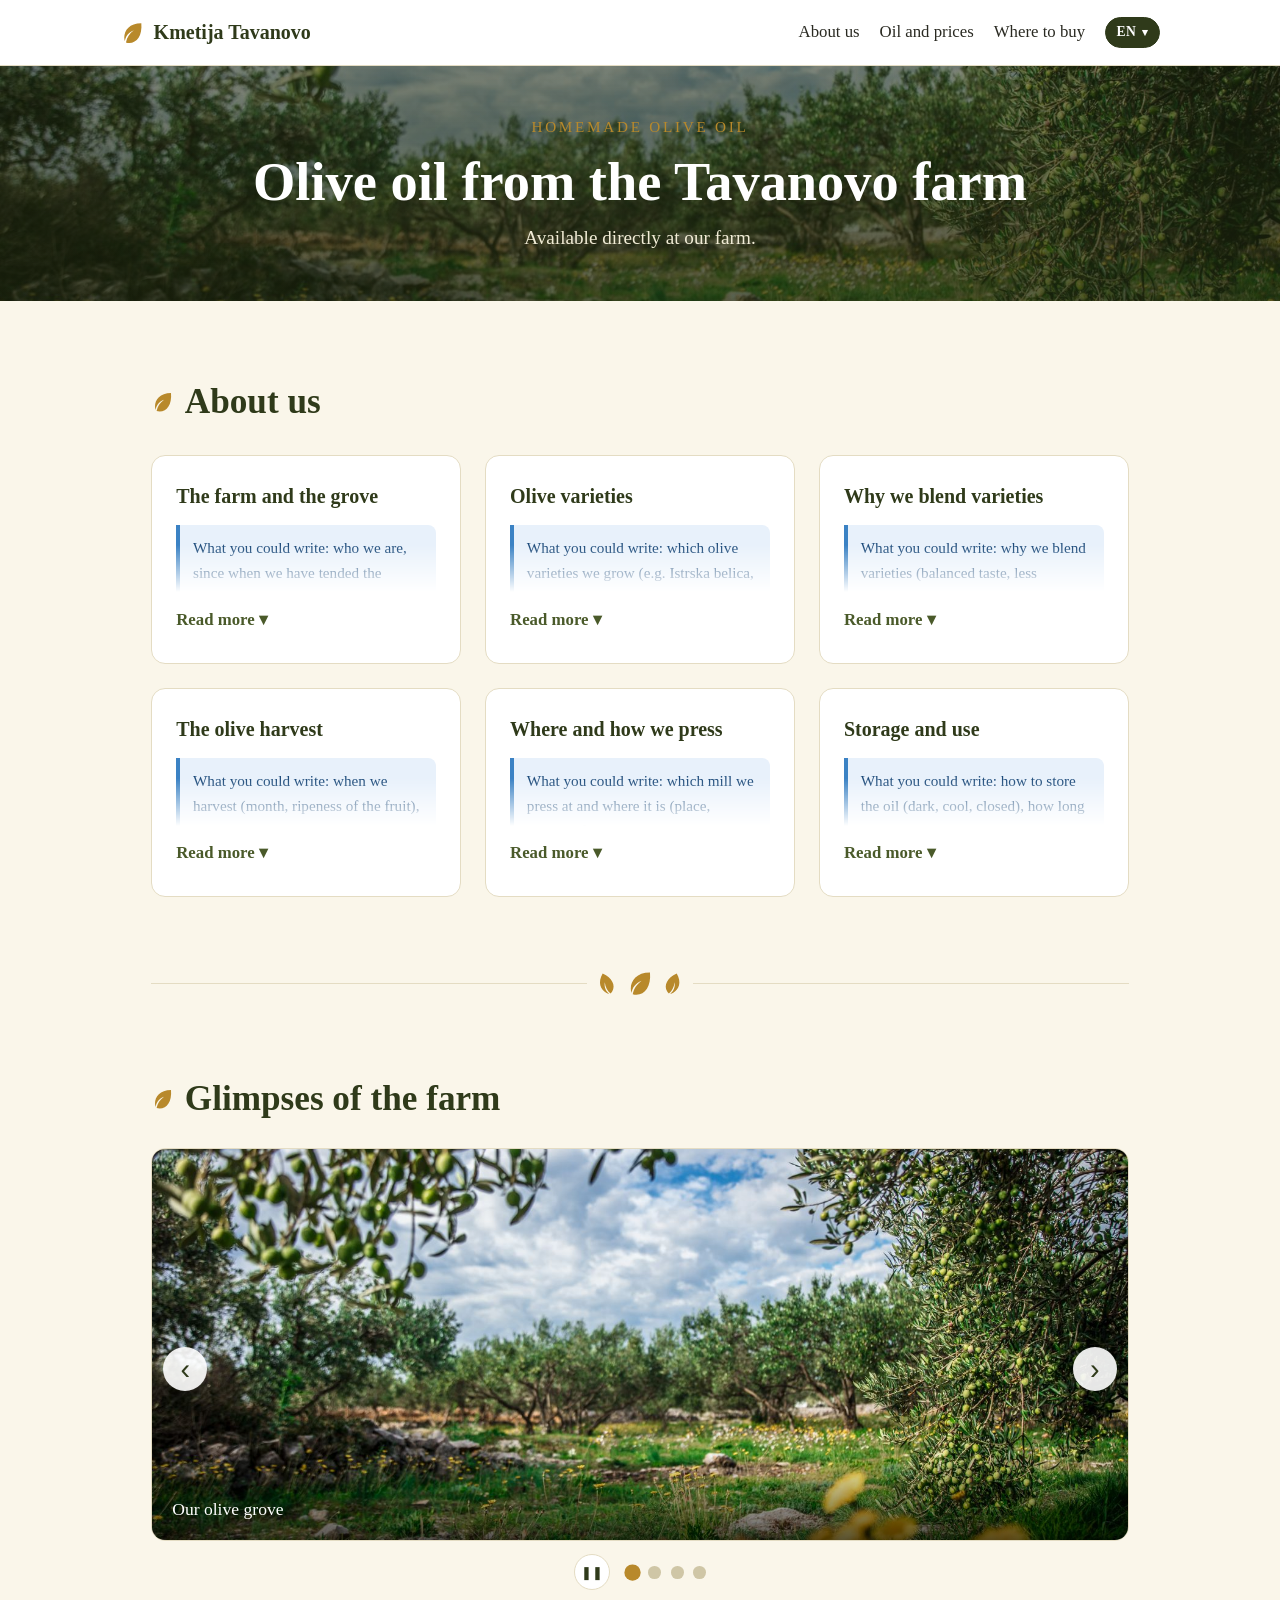
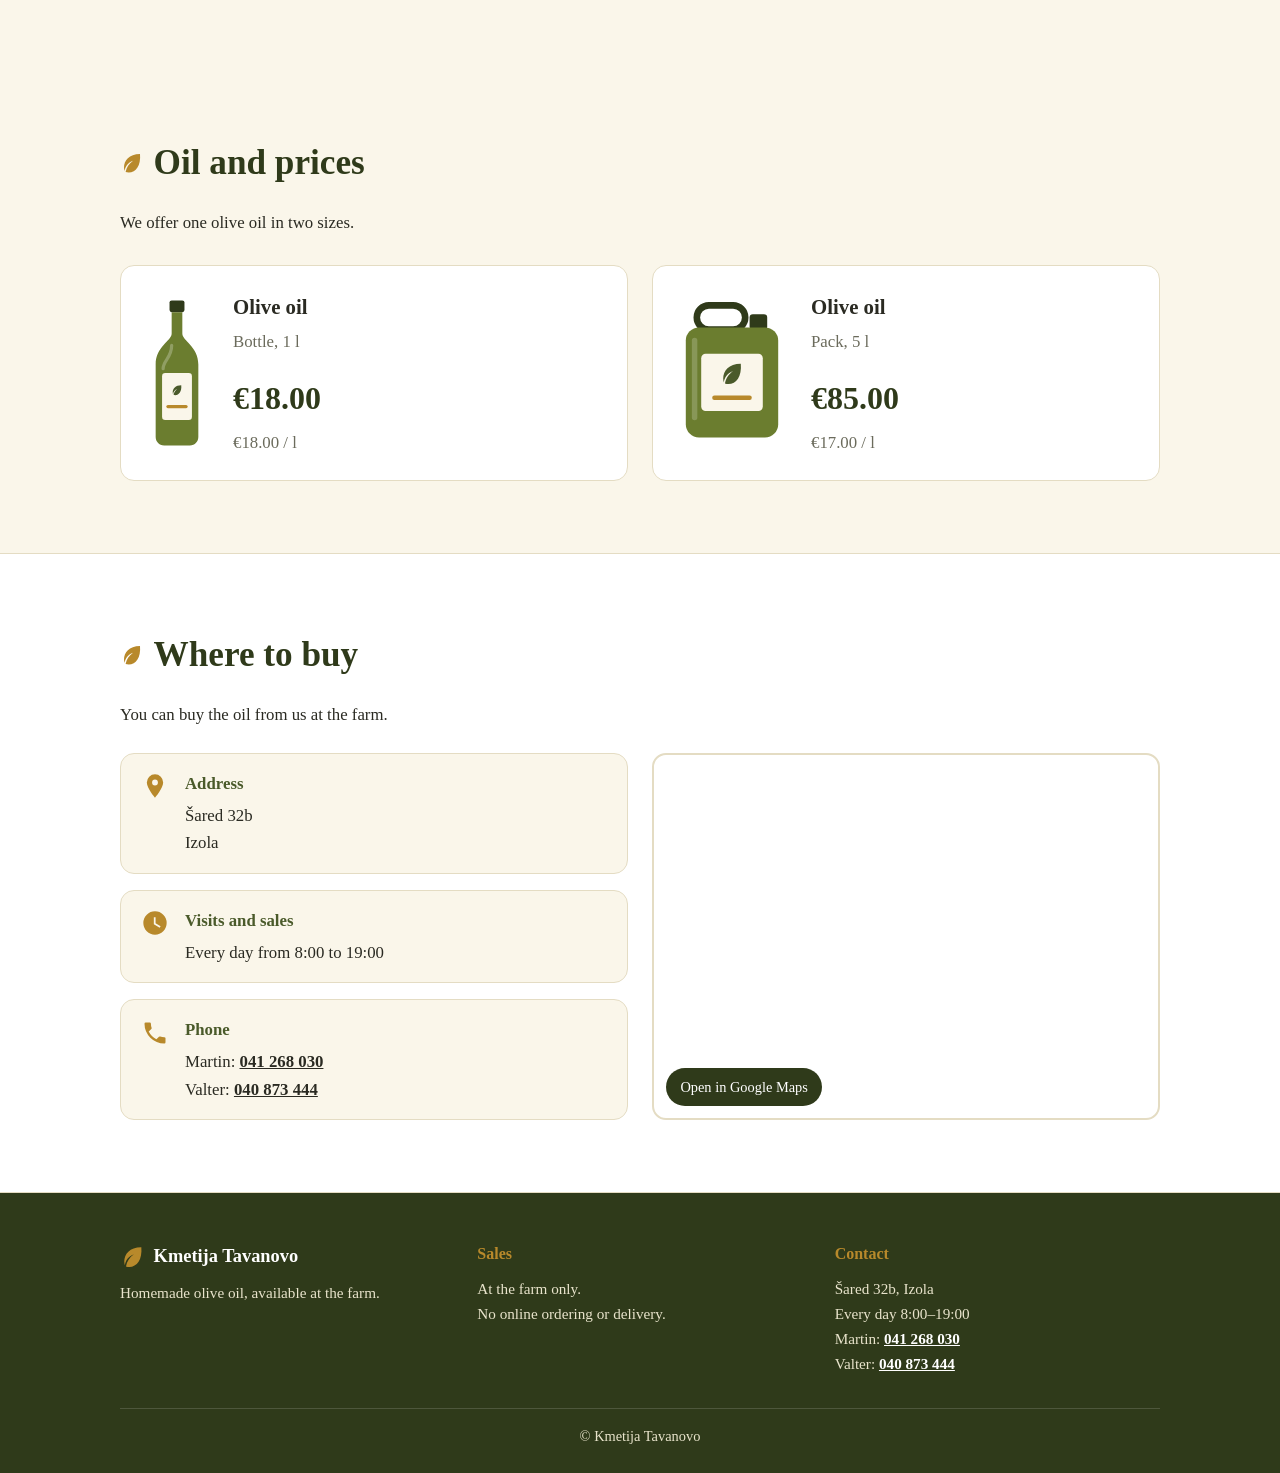
<file: index.html>
<!doctype html>
<html lang="sl">
<head>
  <meta charset="utf-8">
  <title>Kmetija Tavanovo</title>
  <meta name="viewport" content="width=device-width, initial-scale=1">
  <link rel="icon" href="favicon.svg" type="image/svg+xml">
  <link rel="icon" href="favicon-32.png" type="image/png" sizes="32x32">
  <link rel="apple-touch-icon" href="apple-touch-icon.png">
  <noscript><meta http-equiv="refresh" content="0; url=sl/"></noscript>
  <script>
    (function () {
      var l = (navigator.language || 'sl').toLowerCase();
      var to = l.indexOf('sl') === 0 ? 'sl/' : l.indexOf('it') === 0 ? 'it/' : 'en/';
      location.replace(to);
    })();
  </script>
</head>
<body>
  <p><a href="sl/">Slovenščina</a> · <a href="it/">Italiano</a> · <a href="en/">English</a></p>
</body>
</html>
</file>
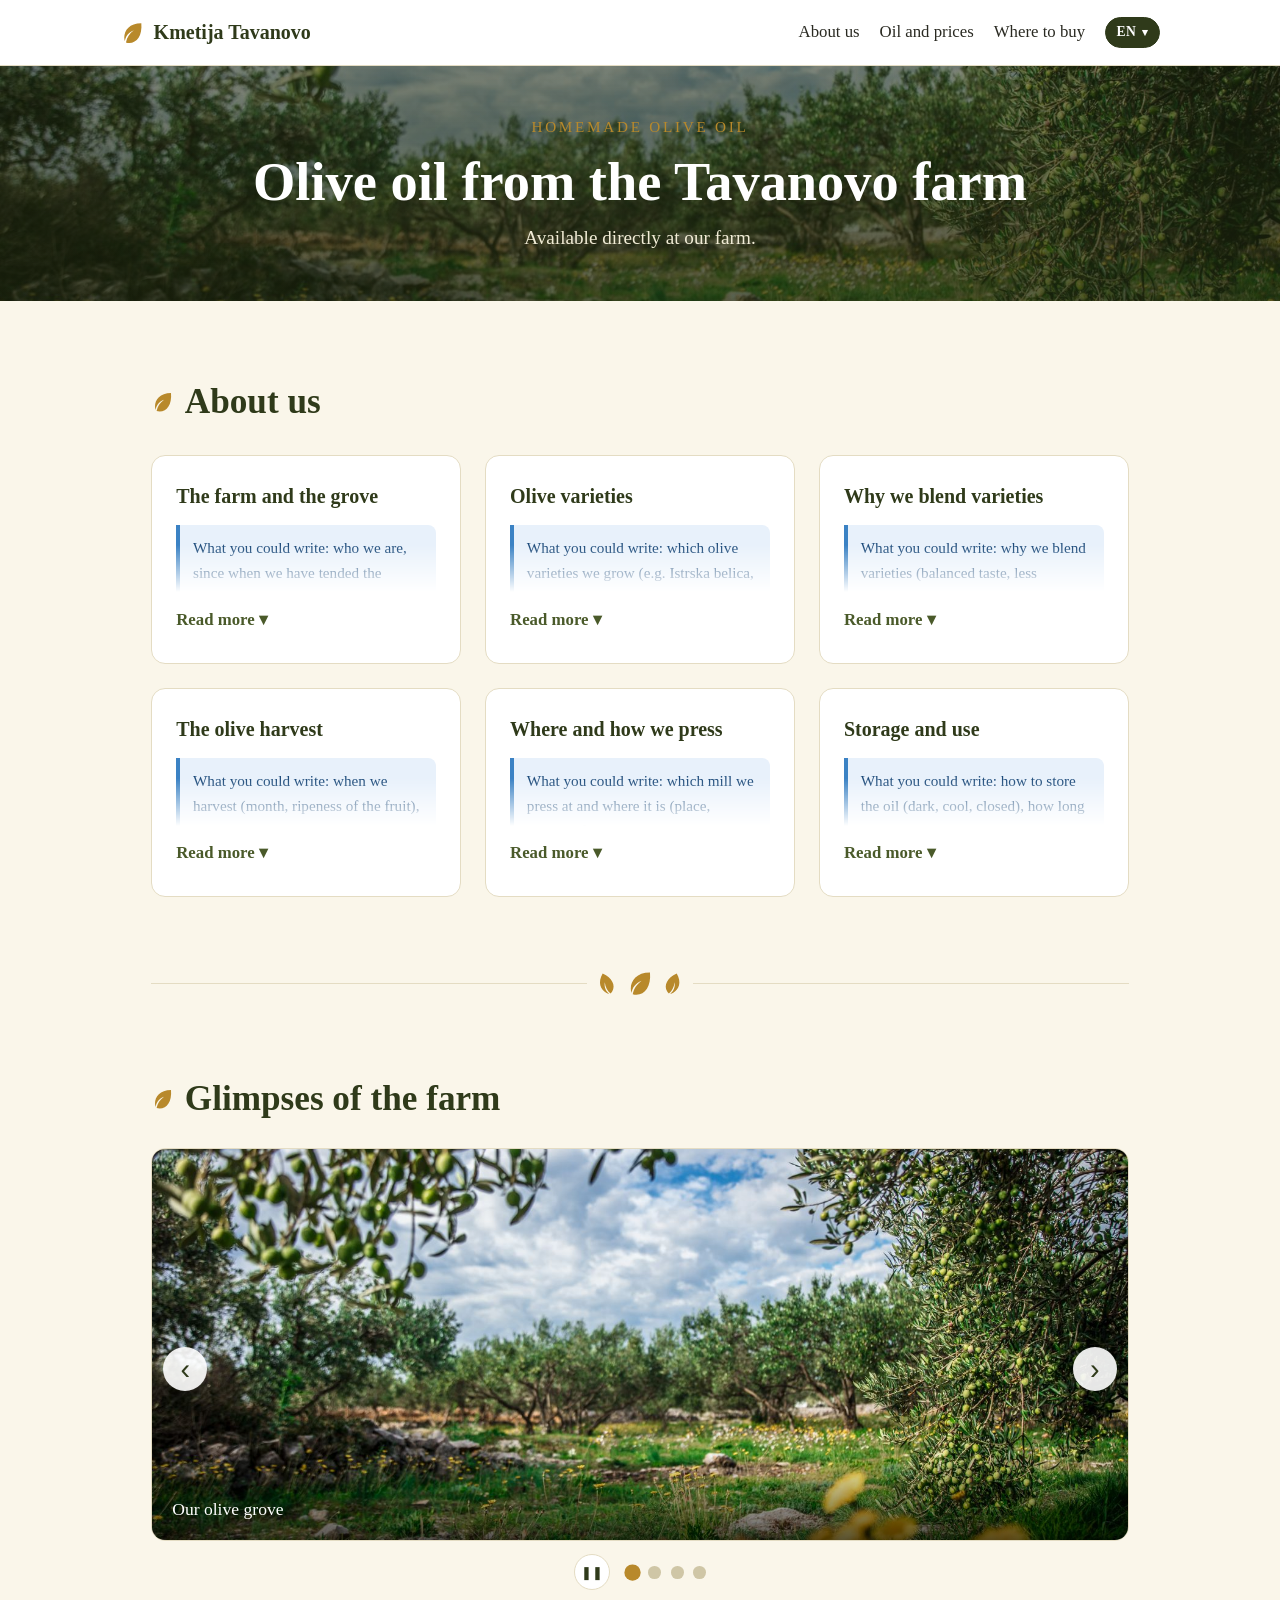
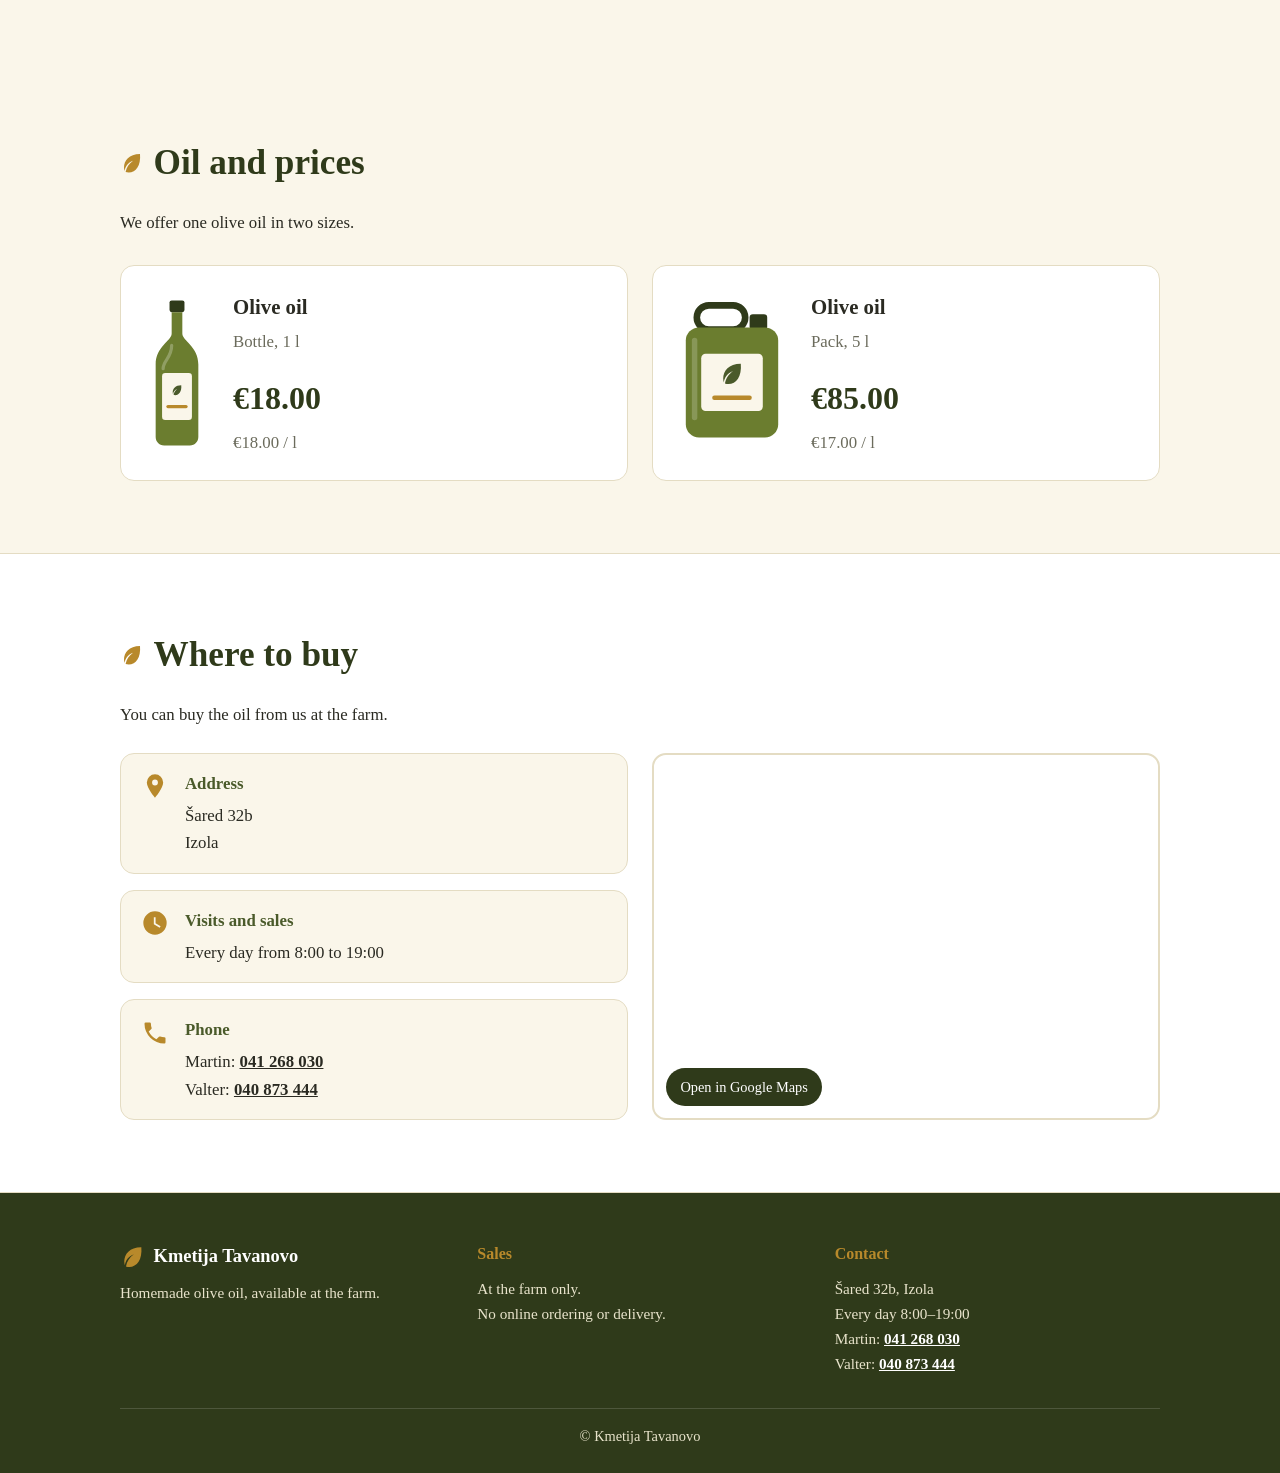
<file: en/index.html>
<!doctype html>
<html lang="en">
<head>
  <meta charset="utf-8">
  <meta name="viewport" content="width=device-width, initial-scale=1">
  <title>Olive Oil – Kmetija Tavanovo</title>
  <meta name="description" content="Olive oil from the Tavanovo farm. Available in 1 l and 5 l sizes, sold exclusively at our farm.">
  <link rel="stylesheet" href="../css/style.css">
  <link rel="icon" href="../favicon.svg" type="image/svg+xml">
  <link rel="icon" href="../favicon-32.png" type="image/png" sizes="32x32">
  <link rel="apple-touch-icon" href="../apple-touch-icon.png">
</head>
<body>

<!-- Shared SVG symbols -->
<svg width="0" height="0" style="position:absolute" aria-hidden="true" focusable="false">
  <defs>
    <symbol id="leaf" viewBox="0 0 24 24">
      <path fill="currentColor" d="M20 3C9 3 4 9.5 4 16.5c0 1.2.2 2.4.6 3.5.5-4.2 3.2-8.3 8.4-10.3-4.2 3.2-6.4 6.5-7.4 11.3 1 .3 2 .5 3.1.5C16 21.5 21 14.5 20 3z"/>
    </symbol>
    <symbol id="bottle" viewBox="0 0 60 140">
      <rect x="23" y="2" width="14" height="11" rx="2" fill="#2f3a1a"/>
      <path fill="#6b7d2f" d="M25 13h10v20c0 7 15 12 15 29v68c0 4-3 8-8 8H18c-5 0-8-4-8-8V62c0-17 15-22 15-29z"/>
      <rect x="16" y="70" width="28" height="44" rx="3" fill="#faf6ea"/>
      <g transform="translate(24 80) scale(.5)"><path fill="#4a5a2a" d="M20 3C9 3 4 9.5 4 16.5c0 1.2.2 2.4.6 3.5.5-4.2 3.2-8.3 8.4-10.3-4.2 3.2-6.4 6.5-7.4 11.3 1 .3 2 .5 3.1.5C16 21.5 21 14.5 20 3z"/></g>
      <rect x="20" y="100" width="20" height="3" rx="1.5" fill="#b8892b"/>
      <path d="M17 66c0-8 8-10 8-22" stroke="#fff" stroke-opacity=".25" stroke-width="3" fill="none" stroke-linecap="round"/>
    </symbol>
    <symbol id="canister" viewBox="0 0 100 130">
      <rect x="18" y="4" width="44" height="22" rx="11" fill="none" stroke="#2f3a1a" stroke-width="6"/>
      <rect x="66" y="12" width="16" height="14" rx="3" fill="#2f3a1a"/>
      <rect x="8" y="24" width="84" height="100" rx="12" fill="#6b7d2f"/>
      <rect x="22" y="48" width="56" height="52" rx="4" fill="#faf6ea"/>
      <g transform="translate(38 54) scale(1)"><path fill="#4a5a2a" d="M20 3C9 3 4 9.5 4 16.5c0 1.2.2 2.4.6 3.5.5-4.2 3.2-8.3 8.4-10.3-4.2 3.2-6.4 6.5-7.4 11.3 1 .3 2 .5 3.1.5C16 21.5 21 14.5 20 3z"/></g>
      <rect x="32" y="86" width="36" height="4" rx="2" fill="#b8892b"/>
      <path d="M16 36v70" stroke="#fff" stroke-opacity=".2" stroke-width="5" stroke-linecap="round"/>
    </symbol>
    <symbol id="camera" viewBox="0 0 24 24">
      <path fill="currentColor" d="M9 2 7.17 4H4c-1.1 0-2 .9-2 2v12c0 1.1.9 2 2 2h16c1.1 0 2-.9 2-2V6c0-1.1-.9-2-2-2h-3.17L15 2H9zm3 15c-2.76 0-5-2.24-5-5s2.24-5 5-5 5 2.24 5 5-2.24 5-5 5z"/>
    </symbol>
    <symbol id="pin" viewBox="0 0 24 24">
      <path fill="currentColor" d="M12 2a7 7 0 0 0-7 7c0 5 7 13 7 13s7-8 7-13a7 7 0 0 0-7-7zm0 9.5A2.5 2.5 0 1 1 12 6.5a2.5 2.5 0 0 1 0 5z"/>
    </symbol>
    <symbol id="clock" viewBox="0 0 24 24">
      <path fill="currentColor" d="M12 2a10 10 0 1 0 0 20 10 10 0 0 0 0-20zm.5 5v5.2l4.3 2.6-.8 1.3L11 13V7h1.5z"/>
    </symbol>
    <symbol id="phone" viewBox="0 0 24 24">
      <path fill="currentColor" d="M6.6 10.8a15 15 0 0 0 6.6 6.6l2.2-2.2a1 1 0 0 1 1-.25 11 11 0 0 0 3.6.6 1 1 0 0 1 1 1V20a1 1 0 0 1-1 1A17 17 0 0 1 3 4a1 1 0 0 1 1-1h3.5a1 1 0 0 1 1 1c0 1.25.2 2.45.6 3.6a1 1 0 0 1-.25 1z"/>
    </symbol>
  </defs>
</svg>

<header class="site-header">
  <div class="wrap">
    <a class="brand" href="#top">
      <svg class="brand-mark" aria-hidden="true"><use href="#leaf"/></svg>
      <span>Kmetija Tavanovo</span>
    </a>
    <div class="header-right">
    <nav class="nav" aria-label="Main navigation">
      <a href="#o-nas">About us</a>
      <a href="#olje">Oil and prices</a>
      <a href="#kje-kupiti">Where to buy</a>
    </nav>
    <div class="lang">
      <button class="lang-toggle" id="lang-toggle" type="button" aria-haspopup="true" aria-expanded="false" aria-controls="lang-menu" aria-label="Language: English">EN <span class="caret" aria-hidden="true">&#9662;</span></button>
      <ul class="lang-menu" id="lang-menu" hidden>
        <li><a href="../sl/" lang="sl" hreflang="sl">SL<span>Slovenščina</span></a></li>
        <li><a href="../it/" lang="it" hreflang="it">IT<span>Italiano</span></a></li>
        <li><a href="./" lang="en" hreflang="en" aria-current="true">EN<span>English</span></a></li>
      </ul>
    </div>
    </div>
  </div>
</header>

<main id="top">

  <section class="hero">
    <svg class="hero-leaf hero-leaf-a" aria-hidden="true"><use href="#leaf"/></svg>
    <svg class="hero-leaf hero-leaf-b" aria-hidden="true"><use href="#leaf"/></svg>
    <svg class="hero-leaf hero-leaf-c" aria-hidden="true"><use href="#leaf"/></svg>
    <div class="wrap hero-inner">
      <p class="eyebrow">Homemade olive oil</p>
      <h1>Olive oil from the Tavanovo farm</h1>
      <p class="hero-text">Available directly at our farm.</p>
    </div>
  </section>

  <section id="o-nas">
    <div class="wrap">
      <h2><svg class="h-leaf" aria-hidden="true"><use href="#leaf"/></svg>About us</h2>

      <div class="story">
        <article>
          <h3>The farm and the grove</h3>
          <div class="story-body" id="story-1">
          <p class="hint">What you could write: who we are, since when we have tended the grove, how many trees we have, where the grove lies (position, soil, climate) and why that is good for olives.</p>
          <p>Lorem ipsum dolor sit amet, consectetur adipiscing elit. Sed do eiusmod tempor incididunt ut labore et dolore magna aliqua. Ut enim ad minim veniam, quis nostrud exercitation ullamco laboris.</p>
          </div>
          <button class="story-toggle" type="button" aria-expanded="false" aria-controls="story-1">Read more</button>
        </article>

        <article>
          <h3>Olive varieties</h3>
          <div class="story-body" id="story-2">
          <p class="hint">What you could write: which olive varieties we grow (e.g. Istrska belica, Leccino, Buga, Pendolino, Maurino – list only those you really have), what characterises each (taste, bitterness, pungency, aroma) and what is special about each.</p>
          <p>Duis aute irure dolor in reprehenderit in voluptate velit esse cillum dolore eu fugiat nulla pariatur. Excepteur sint occaecat cupidatat non proident, sunt in culpa qui officia deserunt mollit anim id est laborum.</p>
          </div>
          <button class="story-toggle" type="button" aria-expanded="false" aria-controls="story-2">Read more</button>
        </article>

        <article>
          <h3>Why we blend varieties</h3>
          <div class="story-body" id="story-3">
          <p class="hint">What you could write: why we blend varieties (balanced taste, less bitterness or more pungency, consistent quality year after year), what each variety contributes and what kind of oil the blend produces. Example: one variety brings fruitiness, another pungency.</p>
          <p>Ut enim ad minim veniam, quis nostrud exercitation ullamco laboris nisi ut aliquip ex ea commodo consequat. Sed ut perspiciatis unde omnis iste natus error sit voluptatem accusantium doloremque laudantium.</p>
          </div>
          <button class="story-toggle" type="button" aria-expanded="false" aria-controls="story-3">Read more</button>
        </article>

        <article>
          <h3>The olive harvest</h3>
          <div class="story-body" id="story-4">
          <p class="hint">What you could write: when we harvest (month, ripeness of the fruit), whether we pick by hand or with shakers, how many hours after picking the olives reach the mill and why quick transport matters for quality.</p>
          <p>Nemo enim ipsam voluptatem quia voluptas sit aspernatur aut odit aut fugit, sed quia consequuntur magni dolores eos qui ratione voluptatem sequi nesciunt.</p>
          </div>
          <button class="story-toggle" type="button" aria-expanded="false" aria-controls="story-4">Read more</button>
        </article>

        <article>
          <h3>Where and how we press</h3>
          <div class="story-body" id="story-5">
          <p class="hint">What you could write: which mill we press at and where it is (place, distance from the grove), how the pressing works (washing, crushing, malaxing, separating the oil – e.g. cold pressing below a set temperature) and why that is good for taste, aroma and beneficial compounds.</p>
          <p>Neque porro quisquam est, qui dolorem ipsum quia dolor sit amet, consectetur, adipisci velit, sed quia non numquam eius modi tempora incidunt ut labore et dolore magnam aliquam quaerat voluptatem.</p>
          </div>
          <button class="story-toggle" type="button" aria-expanded="false" aria-controls="story-5">Read more</button>
        </article>

        <article>
          <h3>Storage and use</h3>
          <div class="story-body" id="story-6">
          <p class="hint">What you could write: how to store the oil (dark, cool, closed), how long it is best used, what we recommend it for (salads, cooking, dipping) and how to taste it.</p>
          <p>At vero eos et accusamus et iusto odio dignissimos ducimus qui blanditiis praesentium voluptatum deleniti atque corrupti quos dolores et quas molestias excepturi sint.</p>
          </div>
          <button class="story-toggle" type="button" aria-expanded="false" aria-controls="story-6">Read more</button>
        </article>
      </div>
    </div>
  </section>

  <div class="divider" aria-hidden="true">
    <span></span>
    <svg class="d-leaf d-l"><use href="#leaf"/></svg>
    <svg class="d-leaf d-c"><use href="#leaf"/></svg>
    <svg class="d-leaf d-r"><use href="#leaf"/></svg>
    <span></span>
  </div>

  <section class="gallery-section">
    <div class="wrap">
      <h2><svg class="h-leaf" aria-hidden="true"><use href="#leaf"/></svg>Glimpses of the farm</h2>
      <div class="carousel" role="region" aria-roledescription="carousel" aria-label="Glimpses of the farm">
        <div class="car-track" tabindex="0">
          <figure class="car-slide" role="group" aria-roledescription="slide" aria-label="1 of 4">
            <img src="../images/preview/hero-grove.jpg" style="object-position: 50% 40%" alt="Olive grove with grass and yellow flowers" loading="lazy">
            <figcaption>Our olive grove</figcaption>
          </figure>
          <figure class="car-slide" role="group" aria-roledescription="slide" aria-label="2 of 4">
            <img src="../images/preview/harvest-branches.jpg" style="object-position: 50% 35%" alt="Hands among olive branches with green and dark fruits" loading="lazy">
            <figcaption>Hand harvesting</figcaption>
          </figure>
          <figure class="car-slide" role="group" aria-roledescription="slide" aria-label="3 of 4">
            <img src="../images/santomas/oljarna.jpg" style="object-position: 50% 62%" alt="Pile of freshly picked olives in front of the stone tower of the Santomas mill" loading="lazy">
            <figcaption>Quality cold pressing</figcaption>
          </figure>
          <figure class="car-slide" role="group" aria-roledescription="slide" aria-label="4 of 4">
            <img src="../images/preview/table-board.jpg" style="object-position: 50% 45%" alt="Board with olive oil, an olive branch, tomatoes, cheese and bread" loading="lazy">
            <figcaption>On your table</figcaption>
          </figure>
        </div>

        <button class="car-btn car-prev" type="button" aria-label="Previous image">&#8249;</button>
        <button class="car-btn car-next" type="button" aria-label="Next image">&#8250;</button>

        <div class="car-bar">
          <button class="car-play" type="button" aria-label="Stop automatic rotation">&#10074;&#10074;</button>
          <div class="car-dots"></div>
        </div>
      </div>
    </div>
  </section>

  <section id="olje" class="products-section">
    <div class="wrap">
      <h2><svg class="h-leaf" aria-hidden="true"><use href="#leaf"/></svg>Oil and prices</h2>
      <p class="lead">We offer one olive oil in two sizes.</p>

      <div class="products">
        <article class="product">
          <svg class="bottle" viewBox="0 0 60 140" role="img" aria-label="Bottle, 1 l"><use href="#bottle"/></svg>
          <div>
            <h3>Olive oil</h3>
            <p class="size">Bottle, 1 l</p>
            <p class="price">€18.00</p>
            <p class="per-litre">€18.00 / l</p>
          </div>
        </article>

        <article class="product">
          <svg class="canister" viewBox="0 0 100 130" role="img" aria-label="Pack, 5 l"><use href="#canister"/></svg>
          <div>
            <h3>Olive oil</h3>
            <p class="size">Pack, 5 l</p>
            <p class="price">€85.00</p>
            <p class="per-litre">€17.00 / l</p>
          </div>
        </article>
      </div>

    </div>
  </section>

  <section id="kje-kupiti" class="where">
    <div class="wrap">
      <h2><svg class="h-leaf" aria-hidden="true"><use href="#leaf"/></svg>Where to buy</h2>
      <p class="lead">You can buy the oil from us at the farm.</p>

      <div class="where-grid">
        <ul class="contact-cards">
          <li>
            <svg class="icon" aria-hidden="true"><use href="#pin"/></svg>
            <div>
              <h3>Address</h3>
              <p>Šared 32b<br>Izola</p>
            </div>
          </li>
          <li>
            <svg class="icon" aria-hidden="true"><use href="#clock"/></svg>
            <div>
              <h3>Visits and sales</h3>
              <p>Every day from 8:00 to 19:00</p>
            </div>
          </li>
          <li>
            <svg class="icon" aria-hidden="true"><use href="#phone"/></svg>
            <div>
              <h3>Phone</h3>
              <p>Martin: <a href="tel:+38641268030">041 268 030</a><br>Valter: <a href="tel:+38640873444">040 873 444</a></p>
            </div>
          </li>
        </ul>

        <div class="map">
          <iframe
            title="Map: Šared 32b, Izola"
            src="https://maps.google.com/maps?q=%C5%A0ared%2032b%2C%20Izola&amp;output=embed&amp;hl=en"
            loading="lazy"
            referrerpolicy="no-referrer-when-downgrade"></iframe>
          <a class="map-link" href="https://www.google.com/maps/search/?api=1&amp;query=%C5%A0ared%2032b%2C%20Izola" target="_blank" rel="noopener">Open in Google Maps</a>
        </div>
      </div>
    </div>
  </section>

</main>

<footer class="site-footer">
  <div class="wrap">
    <div class="footer-grid">
      <div>
        <p class="footer-brand"><svg class="brand-mark" aria-hidden="true"><use href="#leaf"/></svg>Kmetija Tavanovo</p>
        <p>Homemade olive oil, available at the farm.</p>
      </div>
      <div>
        <h3>Sales</h3>
        <p>At the farm only.<br>No online ordering or delivery.</p>
      </div>
      <div>
        <h3>Contact</h3>
        <p>Šared 32b, Izola<br>Every day 8:00–19:00<br>Martin: <a href="tel:+38641268030">041 268 030</a><br>Valter: <a href="tel:+38640873444">040 873 444</a></p>
      </div>
    </div>
    <p class="copyright">&copy; Kmetija Tavanovo</p>
  </div>
</footer>


<script>window.I18N = {expand:'Read more', collapse:'Hide', slide:'Image', play:'Resume automatic rotation', pause:'Stop automatic rotation', enlarge:'Enlarge image'};</script>
<script>
(function () {
  var toggle = document.getElementById('lang-toggle');
  var menu = document.getElementById('lang-menu');
  if (!toggle || !menu) return;

  function set(open) {
    menu.hidden = !open;
    toggle.setAttribute('aria-expanded', open ? 'true' : 'false');
  }

  toggle.addEventListener('click', function (e) {
    e.stopPropagation();
    set(menu.hidden);
  });
  document.addEventListener('click', function (e) {
    if (!menu.hidden && !menu.contains(e.target)) set(false);
  });
  document.addEventListener('keydown', function (e) {
    if (e.key === 'Escape' && !menu.hidden) { set(false); toggle.focus(); }
  });
})();
</script>
<script>
(function () {
  var cards = document.querySelectorAll('.story article');
  cards.forEach(function (card) {
    var body = card.querySelector('.story-body');
    var btn = card.querySelector('.story-toggle');
    if (!body || !btn) return;

    function set(open) {
      card.classList.toggle('open', open);
      btn.setAttribute('aria-expanded', open ? 'true' : 'false');
      btn.textContent = open ? I18N.collapse : I18N.expand;
      body.style.maxHeight = open ? body.scrollHeight + 'px' : '';
    }
    function toggle() { set(!card.classList.contains('open')); }

    btn.addEventListener('click', function (e) { e.stopPropagation(); toggle(); });
    card.addEventListener('click', function (e) {
      if (e.target.closest('a, button')) return;
      toggle();
    });
  });
  window.addEventListener('resize', function () {
    document.querySelectorAll('.story article.open .story-body').forEach(function (b) {
      b.style.maxHeight = b.scrollHeight + 'px';
    });
  });
})();
</script>

<script>
(function () {
  var root = document.querySelector('.carousel');
  if (!root) return;

  var track = root.querySelector('.car-track');
  var slides = Array.prototype.slice.call(track.children);
  var dotsBox = root.querySelector('.car-dots');
  var playBtn = root.querySelector('.car-play');
  var n = slides.length;
  var idx = 0;
  var timer = null;
  var userPaused = false;
  var hovering = false;
  var reduce = window.matchMedia('(prefers-reduced-motion: reduce)').matches;
  var INTERVAL = 5000;
  playBtn.dataset.paused = 'false';

  var dots = slides.map(function (_, i) {
    var b = document.createElement('button');
    b.type = 'button';
    b.setAttribute('aria-label', I18N.slide + ' ' + (i + 1));
    b.addEventListener('click', function () { go(i); });
    dotsBox.appendChild(b);
    return b;
  });

  function render() {
    dots.forEach(function (d, i) {
      if (i === idx) d.setAttribute('aria-current', 'true');
      else d.removeAttribute('aria-current');
    });
  }

  function go(i) {
    idx = (i + n) % n;
    track.scrollTo({ left: idx * track.clientWidth, behavior: reduce ? 'auto' : 'smooth' });
    render();
  }

  function stop() { if (timer) { clearInterval(timer); timer = null; } }
  function start() {
    stop();
    if (reduce || userPaused || hovering || n < 2) return;
    timer = setInterval(function () { go(idx + 1); }, INTERVAL);
  }

  var scrollWait;
  track.addEventListener('scroll', function () {
    clearTimeout(scrollWait);
    scrollWait = setTimeout(function () {
      idx = Math.round(track.scrollLeft / track.clientWidth);
      render();
    }, 80);
  });

  root.querySelector('.car-prev').addEventListener('click', function () { go(idx - 1); start(); });
  root.querySelector('.car-next').addEventListener('click', function () { go(idx + 1); start(); });

  playBtn.addEventListener('click', function () {
    userPaused = !userPaused;
    playBtn.dataset.paused = userPaused ? 'true' : 'false';
    playBtn.innerHTML = userPaused ? '&#9654;' : '&#10074;&#10074;';
    playBtn.setAttribute('aria-label', userPaused ? I18N.play : I18N.pause);
    start();
  });

  root.addEventListener('mouseenter', function () { hovering = true; stop(); });
  root.addEventListener('mouseleave', function () { hovering = false; start(); });
  root.addEventListener('focusin', function () { hovering = true; stop(); });
  root.addEventListener('focusout', function () { hovering = false; start(); });
  track.addEventListener('keydown', function (e) {
    if (e.key === 'ArrowRight') { go(idx + 1); e.preventDefault(); }
    if (e.key === 'ArrowLeft') { go(idx - 1); e.preventDefault(); }
  });
  window.addEventListener('resize', function () { track.scrollTo({ left: idx * track.clientWidth, behavior: 'auto' }); });

  if (reduce) {
    userPaused = true;
    playBtn.dataset.paused = 'true';
    playBtn.hidden = true;
  }

  render();
  start();
})();
</script>

<div class="lightbox" id="lightbox" role="dialog" aria-modal="true" aria-label="Enlarged image" hidden>
  <button class="lb-btn lb-close" type="button" aria-label="Close">&times;</button>
  <button class="lb-btn lb-prev" type="button" aria-label="Previous image">&#8249;</button>
  <img alt="">
  <p class="lightbox-caption"></p>
  <button class="lb-btn lb-next" type="button" aria-label="Next image">&#8250;</button>
</div>

<script>
(function () {
  var box = document.getElementById('lightbox');
  var root = document.querySelector('.carousel');
  if (!box || !root) return;

  var big = box.querySelector('img');
  var cap = box.querySelector('.lightbox-caption');
  var closeBtn = box.querySelector('.lb-close');
  var imgs = Array.prototype.slice.call(root.querySelectorAll('.car-slide img'));
  var playBtn = root.querySelector('.car-play');
  var current = 0;
  var opener = null;
  var wasPlaying = false;

  function show(i) {
    current = (i + imgs.length) % imgs.length;
    var el = imgs[current];
    big.src = el.currentSrc || el.src;
    big.alt = el.alt;
    var c = el.parentNode.querySelector('figcaption');
    cap.textContent = c ? c.textContent : '';
  }

  function open(i, from) {
    opener = from;
    wasPlaying = playBtn && !playBtn.hidden && playBtn.dataset.paused !== 'true';
    if (wasPlaying) playBtn.click();
    show(i);
    box.hidden = false;
    box.classList.add('open');
    document.body.classList.add('lb-open');
    closeBtn.focus();
  }

  function close() {
    box.classList.remove('open');
    box.hidden = true;
    document.body.classList.remove('lb-open');
    big.removeAttribute('src');
    if (wasPlaying && playBtn) playBtn.click();
    if (opener) opener.focus();
  }

  imgs.forEach(function (img, i) {
    img.tabIndex = 0;
    img.setAttribute('role', 'button');
    img.setAttribute('aria-label', I18N.enlarge + ': ' + img.alt);
    img.addEventListener('click', function () { open(i, img); });
    img.addEventListener('keydown', function (e) {
      if (e.key === 'Enter' || e.key === ' ') { e.preventDefault(); open(i, img); }
    });
  });

  closeBtn.addEventListener('click', close);
  box.querySelector('.lb-prev').addEventListener('click', function () { show(current - 1); });
  box.querySelector('.lb-next').addEventListener('click', function () { show(current + 1); });
  big.addEventListener('click', close);
  box.addEventListener('click', function (e) { if (e.target === box) close(); });
  document.addEventListener('keydown', function (e) {
    if (!box.classList.contains('open')) return;
    if (e.key === 'Escape') close();
    if (e.key === 'ArrowRight') show(current + 1);
    if (e.key === 'ArrowLeft') show(current - 1);
  });
})();
</script>

</body>
</html>
</file>
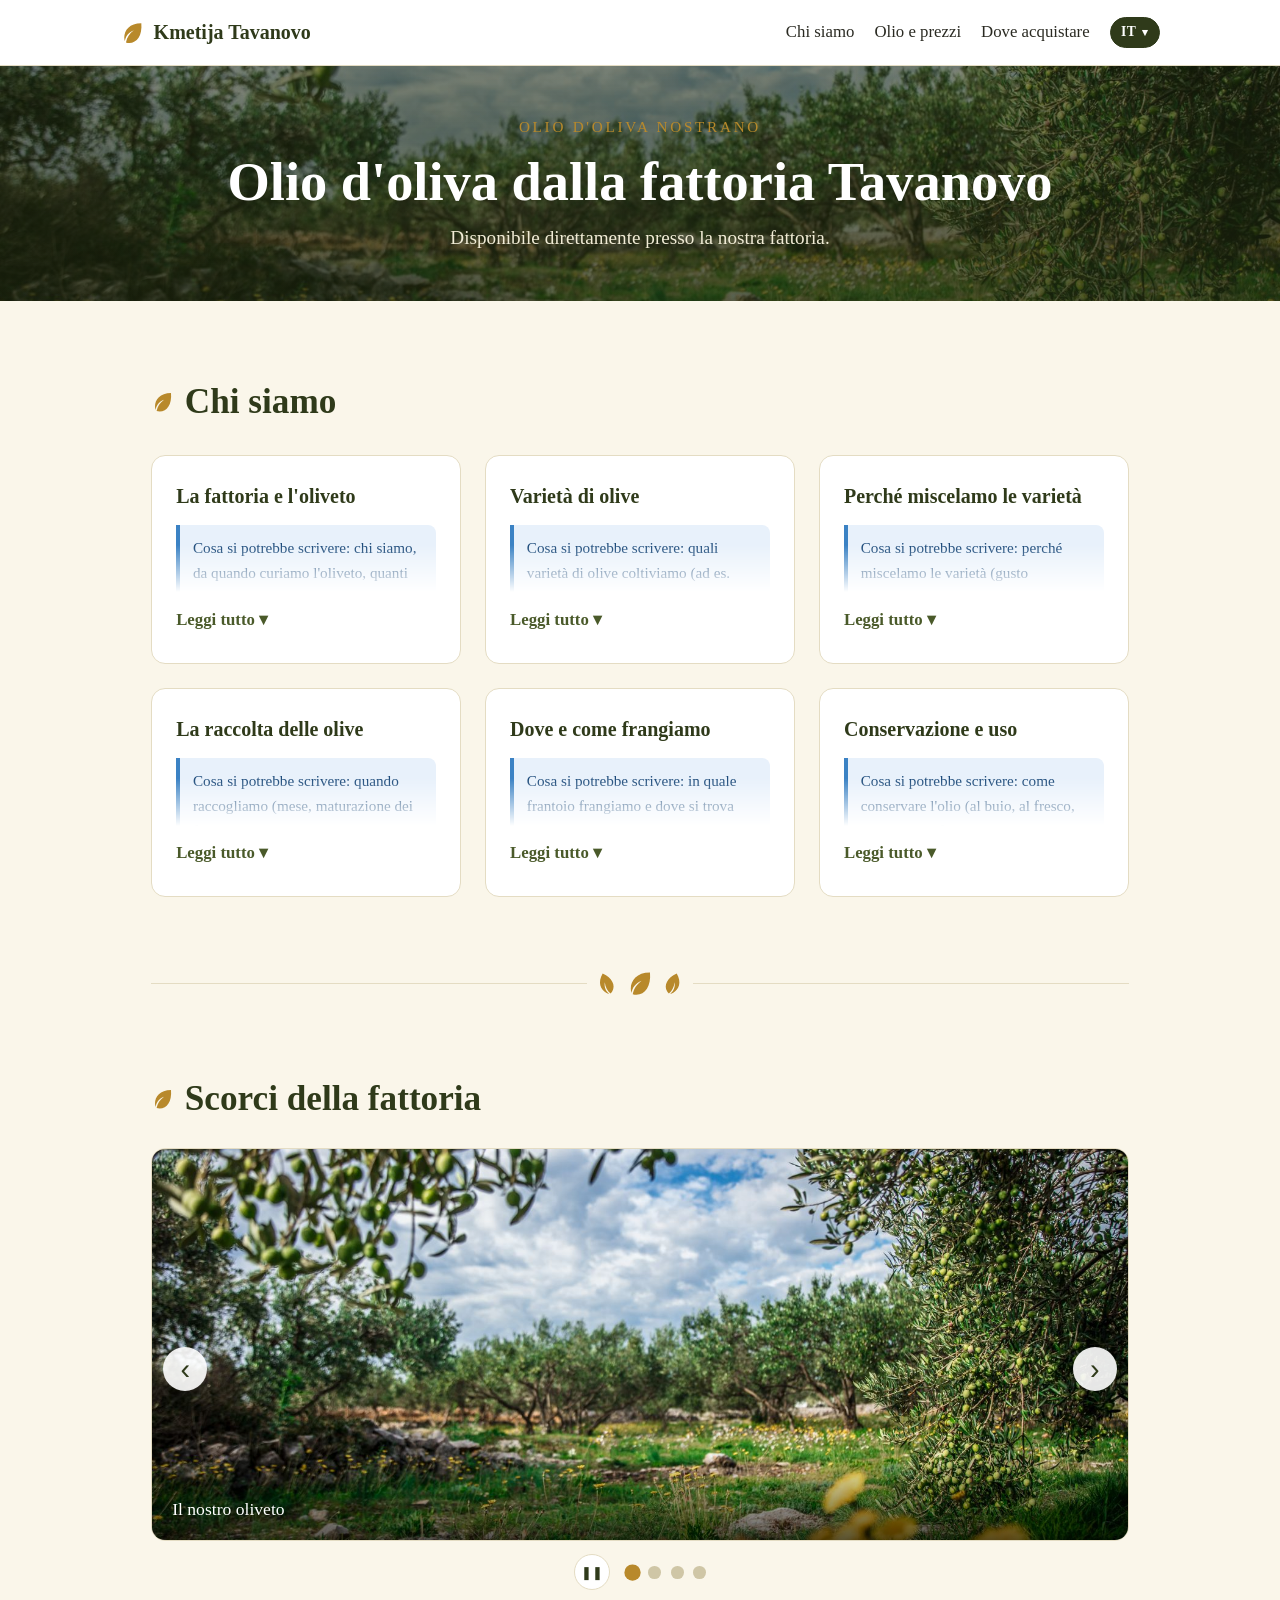
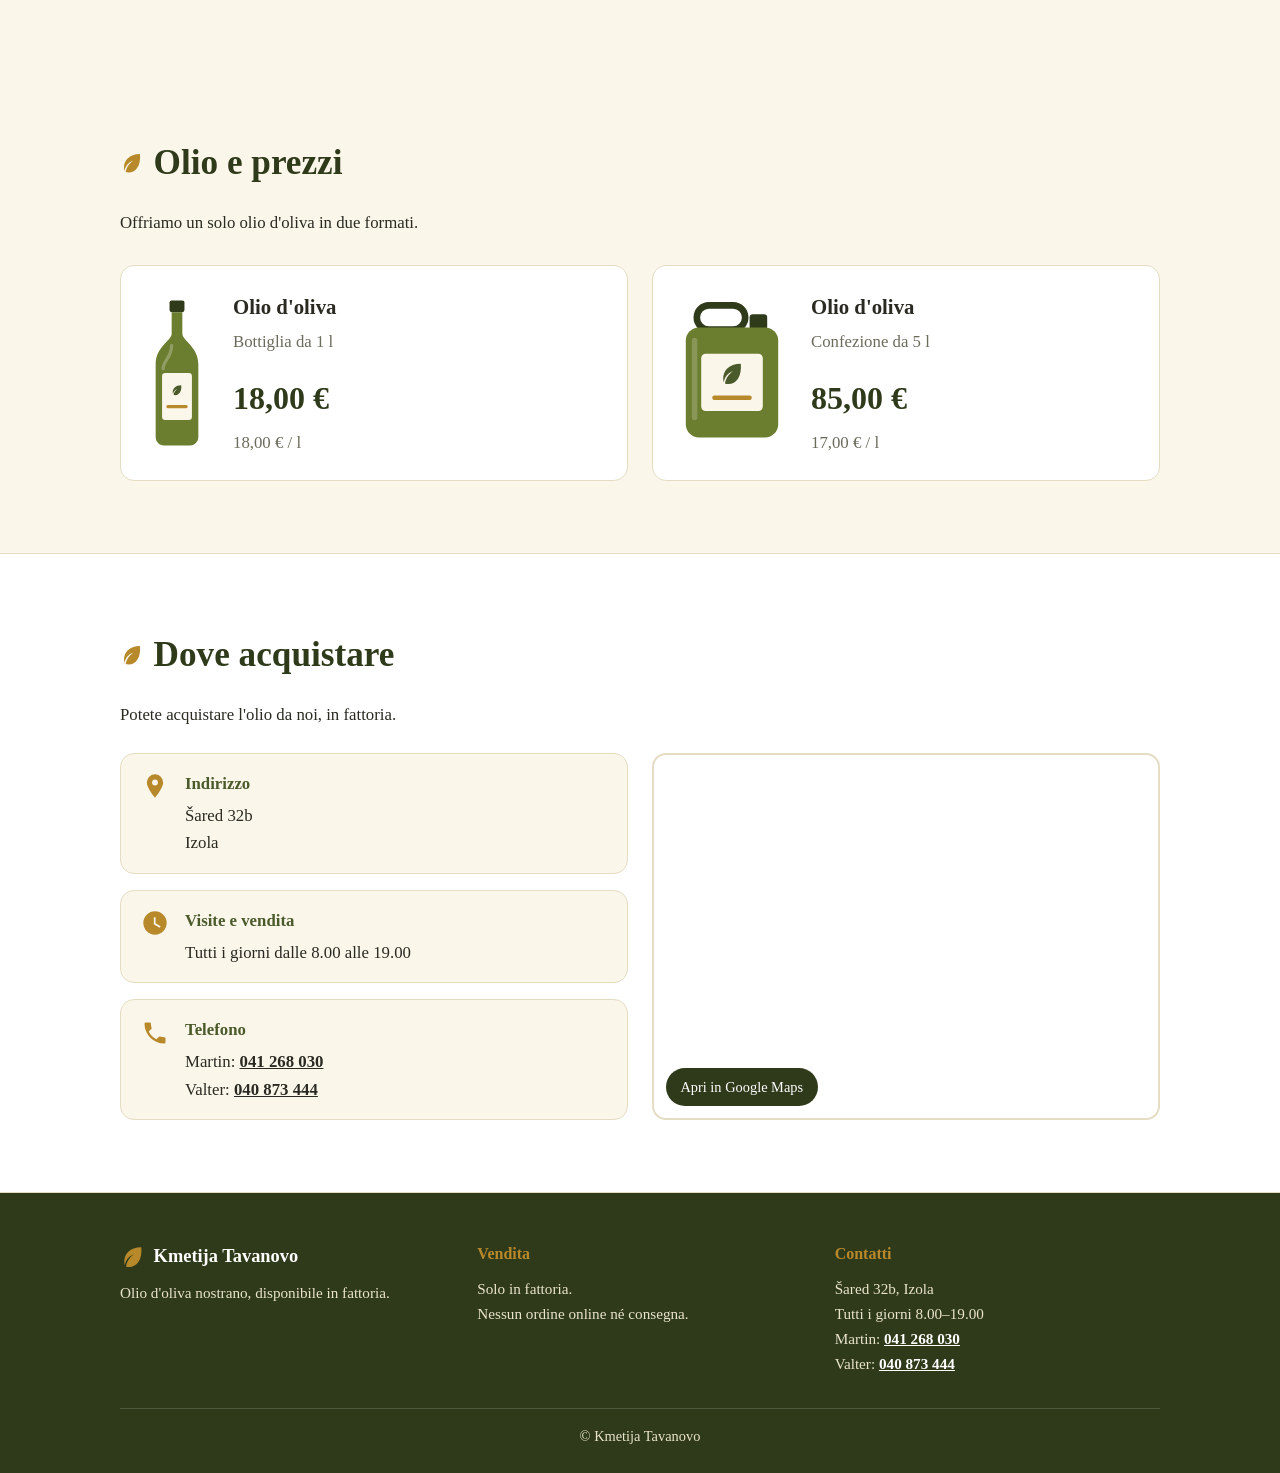
<file: it/index.html>
<!doctype html>
<html lang="it">
<head>
  <meta charset="utf-8">
  <meta name="viewport" content="width=device-width, initial-scale=1">
  <title>Olio d'oliva – Kmetija Tavanovo</title>
  <meta name="description" content="Olio d'oliva della fattoria Tavanovo. Disponibile nei formati da 1 l e 5 l, venduto esclusivamente presso la nostra fattoria.">
  <link rel="stylesheet" href="../css/style.css">
  <link rel="icon" href="../favicon.svg" type="image/svg+xml">
  <link rel="icon" href="../favicon-32.png" type="image/png" sizes="32x32">
  <link rel="apple-touch-icon" href="../apple-touch-icon.png">
</head>
<body>

<!-- Shared SVG symbols -->
<svg width="0" height="0" style="position:absolute" aria-hidden="true" focusable="false">
  <defs>
    <symbol id="leaf" viewBox="0 0 24 24">
      <path fill="currentColor" d="M20 3C9 3 4 9.5 4 16.5c0 1.2.2 2.4.6 3.5.5-4.2 3.2-8.3 8.4-10.3-4.2 3.2-6.4 6.5-7.4 11.3 1 .3 2 .5 3.1.5C16 21.5 21 14.5 20 3z"/>
    </symbol>
    <symbol id="bottle" viewBox="0 0 60 140">
      <rect x="23" y="2" width="14" height="11" rx="2" fill="#2f3a1a"/>
      <path fill="#6b7d2f" d="M25 13h10v20c0 7 15 12 15 29v68c0 4-3 8-8 8H18c-5 0-8-4-8-8V62c0-17 15-22 15-29z"/>
      <rect x="16" y="70" width="28" height="44" rx="3" fill="#faf6ea"/>
      <g transform="translate(24 80) scale(.5)"><path fill="#4a5a2a" d="M20 3C9 3 4 9.5 4 16.5c0 1.2.2 2.4.6 3.5.5-4.2 3.2-8.3 8.4-10.3-4.2 3.2-6.4 6.5-7.4 11.3 1 .3 2 .5 3.1.5C16 21.5 21 14.5 20 3z"/></g>
      <rect x="20" y="100" width="20" height="3" rx="1.5" fill="#b8892b"/>
      <path d="M17 66c0-8 8-10 8-22" stroke="#fff" stroke-opacity=".25" stroke-width="3" fill="none" stroke-linecap="round"/>
    </symbol>
    <symbol id="canister" viewBox="0 0 100 130">
      <rect x="18" y="4" width="44" height="22" rx="11" fill="none" stroke="#2f3a1a" stroke-width="6"/>
      <rect x="66" y="12" width="16" height="14" rx="3" fill="#2f3a1a"/>
      <rect x="8" y="24" width="84" height="100" rx="12" fill="#6b7d2f"/>
      <rect x="22" y="48" width="56" height="52" rx="4" fill="#faf6ea"/>
      <g transform="translate(38 54) scale(1)"><path fill="#4a5a2a" d="M20 3C9 3 4 9.5 4 16.5c0 1.2.2 2.4.6 3.5.5-4.2 3.2-8.3 8.4-10.3-4.2 3.2-6.4 6.5-7.4 11.3 1 .3 2 .5 3.1.5C16 21.5 21 14.5 20 3z"/></g>
      <rect x="32" y="86" width="36" height="4" rx="2" fill="#b8892b"/>
      <path d="M16 36v70" stroke="#fff" stroke-opacity=".2" stroke-width="5" stroke-linecap="round"/>
    </symbol>
    <symbol id="camera" viewBox="0 0 24 24">
      <path fill="currentColor" d="M9 2 7.17 4H4c-1.1 0-2 .9-2 2v12c0 1.1.9 2 2 2h16c1.1 0 2-.9 2-2V6c0-1.1-.9-2-2-2h-3.17L15 2H9zm3 15c-2.76 0-5-2.24-5-5s2.24-5 5-5 5 2.24 5 5-2.24 5-5 5z"/>
    </symbol>
    <symbol id="pin" viewBox="0 0 24 24">
      <path fill="currentColor" d="M12 2a7 7 0 0 0-7 7c0 5 7 13 7 13s7-8 7-13a7 7 0 0 0-7-7zm0 9.5A2.5 2.5 0 1 1 12 6.5a2.5 2.5 0 0 1 0 5z"/>
    </symbol>
    <symbol id="clock" viewBox="0 0 24 24">
      <path fill="currentColor" d="M12 2a10 10 0 1 0 0 20 10 10 0 0 0 0-20zm.5 5v5.2l4.3 2.6-.8 1.3L11 13V7h1.5z"/>
    </symbol>
    <symbol id="phone" viewBox="0 0 24 24">
      <path fill="currentColor" d="M6.6 10.8a15 15 0 0 0 6.6 6.6l2.2-2.2a1 1 0 0 1 1-.25 11 11 0 0 0 3.6.6 1 1 0 0 1 1 1V20a1 1 0 0 1-1 1A17 17 0 0 1 3 4a1 1 0 0 1 1-1h3.5a1 1 0 0 1 1 1c0 1.25.2 2.45.6 3.6a1 1 0 0 1-.25 1z"/>
    </symbol>
  </defs>
</svg>

<header class="site-header">
  <div class="wrap">
    <a class="brand" href="#top">
      <svg class="brand-mark" aria-hidden="true"><use href="#leaf"/></svg>
      <span>Kmetija Tavanovo</span>
    </a>
    <div class="header-right">
    <nav class="nav" aria-label="Navigazione principale">
      <a href="#o-nas">Chi siamo</a>
      <a href="#olje">Olio e prezzi</a>
      <a href="#kje-kupiti">Dove acquistare</a>
    </nav>
    <div class="lang">
      <button class="lang-toggle" id="lang-toggle" type="button" aria-haspopup="true" aria-expanded="false" aria-controls="lang-menu" aria-label="Lingua: Italiano">IT <span class="caret" aria-hidden="true">&#9662;</span></button>
      <ul class="lang-menu" id="lang-menu" hidden>
        <li><a href="../sl/" lang="sl" hreflang="sl">SL<span>Slovenščina</span></a></li>
        <li><a href="./" lang="it" hreflang="it" aria-current="true">IT<span>Italiano</span></a></li>
        <li><a href="../en/" lang="en" hreflang="en">EN<span>English</span></a></li>
      </ul>
    </div>
    </div>
  </div>
</header>

<main id="top">

  <section class="hero">
    <svg class="hero-leaf hero-leaf-a" aria-hidden="true"><use href="#leaf"/></svg>
    <svg class="hero-leaf hero-leaf-b" aria-hidden="true"><use href="#leaf"/></svg>
    <svg class="hero-leaf hero-leaf-c" aria-hidden="true"><use href="#leaf"/></svg>
    <div class="wrap hero-inner">
      <p class="eyebrow">Olio d'oliva nostrano</p>
      <h1>Olio d'oliva dalla fattoria Tavanovo</h1>
      <p class="hero-text">Disponibile direttamente presso la nostra fattoria.</p>
    </div>
  </section>

  <section id="o-nas">
    <div class="wrap">
      <h2><svg class="h-leaf" aria-hidden="true"><use href="#leaf"/></svg>Chi siamo</h2>

      <div class="story">
        <article>
          <h3>La fattoria e l'oliveto</h3>
          <div class="story-body" id="story-1">
          <p class="hint">Cosa si potrebbe scrivere: chi siamo, da quando curiamo l'oliveto, quanti alberi abbiamo, dove si trova l'oliveto (posizione, terreno, clima) e perché questo fa bene alle olive.</p>
          <p>Lorem ipsum dolor sit amet, consectetur adipiscing elit. Sed do eiusmod tempor incididunt ut labore et dolore magna aliqua. Ut enim ad minim veniam, quis nostrud exercitation ullamco laboris.</p>
          </div>
          <button class="story-toggle" type="button" aria-expanded="false" aria-controls="story-1">Leggi tutto</button>
        </article>

        <article>
          <h3>Varietà di olive</h3>
          <div class="story-body" id="story-2">
          <p class="hint">Cosa si potrebbe scrivere: quali varietà di olive coltiviamo (ad es. Istrska belica, Leccino, Buga, Pendolino, Maurino – indicare solo quelle che avete davvero), le caratteristiche di ciascuna (gusto, amaro, piccante, profumo) e cosa ha di particolare ognuna.</p>
          <p>Duis aute irure dolor in reprehenderit in voluptate velit esse cillum dolore eu fugiat nulla pariatur. Excepteur sint occaecat cupidatat non proident, sunt in culpa qui officia deserunt mollit anim id est laborum.</p>
          </div>
          <button class="story-toggle" type="button" aria-expanded="false" aria-controls="story-2">Leggi tutto</button>
        </article>

        <article>
          <h3>Perché miscelamo le varietà</h3>
          <div class="story-body" id="story-3">
          <p class="hint">Cosa si potrebbe scrivere: perché miscelamo le varietà (gusto equilibrato, meno amaro o più piccante, qualità costante di anno in anno), cosa apporta ciascuna varietà e che olio nasce dalla miscela. Esempio: una varietà dà fruttato, un'altra piccantezza.</p>
          <p>Ut enim ad minim veniam, quis nostrud exercitation ullamco laboris nisi ut aliquip ex ea commodo consequat. Sed ut perspiciatis unde omnis iste natus error sit voluptatem accusantium doloremque laudantium.</p>
          </div>
          <button class="story-toggle" type="button" aria-expanded="false" aria-controls="story-3">Leggi tutto</button>
        </article>

        <article>
          <h3>La raccolta delle olive</h3>
          <div class="story-body" id="story-4">
          <p class="hint">Cosa si potrebbe scrivere: quando raccogliamo (mese, maturazione dei frutti), se a mano o con agevolatori, dopo quante ore dalla raccolta le olive arrivano al frantoio e perché il trasporto rapido è importante per la qualità.</p>
          <p>Nemo enim ipsam voluptatem quia voluptas sit aspernatur aut odit aut fugit, sed quia consequuntur magni dolores eos qui ratione voluptatem sequi nesciunt.</p>
          </div>
          <button class="story-toggle" type="button" aria-expanded="false" aria-controls="story-4">Leggi tutto</button>
        </article>

        <article>
          <h3>Dove e come frangiamo</h3>
          <div class="story-body" id="story-5">
          <p class="hint">Cosa si potrebbe scrivere: in quale frantoio frangiamo e dove si trova (luogo, distanza dall'oliveto), come avviene la frangitura (lavaggio, molitura, gramolatura, separazione dell'olio – ad es. estrazione a freddo sotto una certa temperatura) e perché fa bene a gusto, profumo e sostanze benefiche.</p>
          <p>Neque porro quisquam est, qui dolorem ipsum quia dolor sit amet, consectetur, adipisci velit, sed quia non numquam eius modi tempora incidunt ut labore et dolore magnam aliquam quaerat voluptatem.</p>
          </div>
          <button class="story-toggle" type="button" aria-expanded="false" aria-controls="story-5">Leggi tutto</button>
        </article>

        <article>
          <h3>Conservazione e uso</h3>
          <div class="story-body" id="story-6">
          <p class="hint">Cosa si potrebbe scrivere: come conservare l'olio (al buio, al fresco, ben chiuso), fino a quando è meglio consumarlo, per cosa lo consigliamo (insalate, cucina, intingolo) e come assaggiarlo.</p>
          <p>At vero eos et accusamus et iusto odio dignissimos ducimus qui blanditiis praesentium voluptatum deleniti atque corrupti quos dolores et quas molestias excepturi sint.</p>
          </div>
          <button class="story-toggle" type="button" aria-expanded="false" aria-controls="story-6">Leggi tutto</button>
        </article>
      </div>
    </div>
  </section>

  <div class="divider" aria-hidden="true">
    <span></span>
    <svg class="d-leaf d-l"><use href="#leaf"/></svg>
    <svg class="d-leaf d-c"><use href="#leaf"/></svg>
    <svg class="d-leaf d-r"><use href="#leaf"/></svg>
    <span></span>
  </div>

  <section class="gallery-section">
    <div class="wrap">
      <h2><svg class="h-leaf" aria-hidden="true"><use href="#leaf"/></svg>Scorci della fattoria</h2>
      <div class="carousel" role="region" aria-roledescription="carousel" aria-label="Scorci della fattoria">
        <div class="car-track" tabindex="0">
          <figure class="car-slide" role="group" aria-roledescription="slide" aria-label="1 di 4">
            <img src="../images/preview/hero-grove.jpg" style="object-position: 50% 40%" alt="Oliveto con erba e fiori gialli" loading="lazy">
            <figcaption>Il nostro oliveto</figcaption>
          </figure>
          <figure class="car-slide" role="group" aria-roledescription="slide" aria-label="2 di 4">
            <img src="../images/preview/harvest-branches.jpg" style="object-position: 50% 35%" alt="Mani tra i rami d'ulivo con frutti verdi e scuri" loading="lazy">
            <figcaption>Raccolta a mano</figcaption>
          </figure>
          <figure class="car-slide" role="group" aria-roledescription="slide" aria-label="3 di 4">
            <img src="../images/santomas/oljarna.jpg" style="object-position: 50% 62%" alt="Mucchio di olive appena raccolte davanti alla torre di pietra del frantoio Santomas" loading="lazy">
            <figcaption>Frangitura a freddo di qualità</figcaption>
          </figure>
          <figure class="car-slide" role="group" aria-roledescription="slide" aria-label="4 di 4">
            <img src="../images/preview/table-board.jpg" style="object-position: 50% 45%" alt="Tagliere con olio d'oliva, un ramo d'ulivo, pomodori, formaggio e pane" loading="lazy">
            <figcaption>Sulla vostra tavola</figcaption>
          </figure>
        </div>

        <button class="car-btn car-prev" type="button" aria-label="Immagine precedente">&#8249;</button>
        <button class="car-btn car-next" type="button" aria-label="Immagine successiva">&#8250;</button>

        <div class="car-bar">
          <button class="car-play" type="button" aria-label="Ferma la rotazione automatica">&#10074;&#10074;</button>
          <div class="car-dots"></div>
        </div>
      </div>
    </div>
  </section>

  <section id="olje" class="products-section">
    <div class="wrap">
      <h2><svg class="h-leaf" aria-hidden="true"><use href="#leaf"/></svg>Olio e prezzi</h2>
      <p class="lead">Offriamo un solo olio d'oliva in due formati.</p>

      <div class="products">
        <article class="product">
          <svg class="bottle" viewBox="0 0 60 140" role="img" aria-label="Bottiglia da 1 l"><use href="#bottle"/></svg>
          <div>
            <h3>Olio d'oliva</h3>
            <p class="size">Bottiglia da 1 l</p>
            <p class="price">18,00 €</p>
            <p class="per-litre">18,00 € / l</p>
          </div>
        </article>

        <article class="product">
          <svg class="canister" viewBox="0 0 100 130" role="img" aria-label="Confezione da 5 l"><use href="#canister"/></svg>
          <div>
            <h3>Olio d'oliva</h3>
            <p class="size">Confezione da 5 l</p>
            <p class="price">85,00 €</p>
            <p class="per-litre">17,00 € / l</p>
          </div>
        </article>
      </div>

    </div>
  </section>

  <section id="kje-kupiti" class="where">
    <div class="wrap">
      <h2><svg class="h-leaf" aria-hidden="true"><use href="#leaf"/></svg>Dove acquistare</h2>
      <p class="lead">Potete acquistare l'olio da noi, in fattoria.</p>

      <div class="where-grid">
        <ul class="contact-cards">
          <li>
            <svg class="icon" aria-hidden="true"><use href="#pin"/></svg>
            <div>
              <h3>Indirizzo</h3>
              <p>Šared 32b<br>Izola</p>
            </div>
          </li>
          <li>
            <svg class="icon" aria-hidden="true"><use href="#clock"/></svg>
            <div>
              <h3>Visite e vendita</h3>
              <p>Tutti i giorni dalle 8.00 alle 19.00</p>
            </div>
          </li>
          <li>
            <svg class="icon" aria-hidden="true"><use href="#phone"/></svg>
            <div>
              <h3>Telefono</h3>
              <p>Martin: <a href="tel:+38641268030">041 268 030</a><br>Valter: <a href="tel:+38640873444">040 873 444</a></p>
            </div>
          </li>
        </ul>

        <div class="map">
          <iframe
            title="Mappa: Šared 32b, Izola"
            src="https://maps.google.com/maps?q=%C5%A0ared%2032b%2C%20Izola&amp;output=embed&amp;hl=it"
            loading="lazy"
            referrerpolicy="no-referrer-when-downgrade"></iframe>
          <a class="map-link" href="https://www.google.com/maps/search/?api=1&amp;query=%C5%A0ared%2032b%2C%20Izola" target="_blank" rel="noopener">Apri in Google Maps</a>
        </div>
      </div>
    </div>
  </section>

</main>

<footer class="site-footer">
  <div class="wrap">
    <div class="footer-grid">
      <div>
        <p class="footer-brand"><svg class="brand-mark" aria-hidden="true"><use href="#leaf"/></svg>Kmetija Tavanovo</p>
        <p>Olio d'oliva nostrano, disponibile in fattoria.</p>
      </div>
      <div>
        <h3>Vendita</h3>
        <p>Solo in fattoria.<br>Nessun ordine online né consegna.</p>
      </div>
      <div>
        <h3>Contatti</h3>
        <p>Šared 32b, Izola<br>Tutti i giorni 8.00–19.00<br>Martin: <a href="tel:+38641268030">041 268 030</a><br>Valter: <a href="tel:+38640873444">040 873 444</a></p>
      </div>
    </div>
    <p class="copyright">&copy; Kmetija Tavanovo</p>
  </div>
</footer>


<script>window.I18N = {expand:'Leggi tutto', collapse:'Nascondi', slide:'Immagine', play:'Riprendi la rotazione automatica', pause:'Ferma la rotazione automatica', enlarge:"Ingrandisci l'immagine"};</script>
<script>
(function () {
  var toggle = document.getElementById('lang-toggle');
  var menu = document.getElementById('lang-menu');
  if (!toggle || !menu) return;

  function set(open) {
    menu.hidden = !open;
    toggle.setAttribute('aria-expanded', open ? 'true' : 'false');
  }

  toggle.addEventListener('click', function (e) {
    e.stopPropagation();
    set(menu.hidden);
  });
  document.addEventListener('click', function (e) {
    if (!menu.hidden && !menu.contains(e.target)) set(false);
  });
  document.addEventListener('keydown', function (e) {
    if (e.key === 'Escape' && !menu.hidden) { set(false); toggle.focus(); }
  });
})();
</script>
<script>
(function () {
  var cards = document.querySelectorAll('.story article');
  cards.forEach(function (card) {
    var body = card.querySelector('.story-body');
    var btn = card.querySelector('.story-toggle');
    if (!body || !btn) return;

    function set(open) {
      card.classList.toggle('open', open);
      btn.setAttribute('aria-expanded', open ? 'true' : 'false');
      btn.textContent = open ? I18N.collapse : I18N.expand;
      body.style.maxHeight = open ? body.scrollHeight + 'px' : '';
    }
    function toggle() { set(!card.classList.contains('open')); }

    btn.addEventListener('click', function (e) { e.stopPropagation(); toggle(); });
    card.addEventListener('click', function (e) {
      if (e.target.closest('a, button')) return;
      toggle();
    });
  });
  window.addEventListener('resize', function () {
    document.querySelectorAll('.story article.open .story-body').forEach(function (b) {
      b.style.maxHeight = b.scrollHeight + 'px';
    });
  });
})();
</script>

<script>
(function () {
  var root = document.querySelector('.carousel');
  if (!root) return;

  var track = root.querySelector('.car-track');
  var slides = Array.prototype.slice.call(track.children);
  var dotsBox = root.querySelector('.car-dots');
  var playBtn = root.querySelector('.car-play');
  var n = slides.length;
  var idx = 0;
  var timer = null;
  var userPaused = false;
  var hovering = false;
  var reduce = window.matchMedia('(prefers-reduced-motion: reduce)').matches;
  var INTERVAL = 5000;
  playBtn.dataset.paused = 'false';

  var dots = slides.map(function (_, i) {
    var b = document.createElement('button');
    b.type = 'button';
    b.setAttribute('aria-label', I18N.slide + ' ' + (i + 1));
    b.addEventListener('click', function () { go(i); });
    dotsBox.appendChild(b);
    return b;
  });

  function render() {
    dots.forEach(function (d, i) {
      if (i === idx) d.setAttribute('aria-current', 'true');
      else d.removeAttribute('aria-current');
    });
  }

  function go(i) {
    idx = (i + n) % n;
    track.scrollTo({ left: idx * track.clientWidth, behavior: reduce ? 'auto' : 'smooth' });
    render();
  }

  function stop() { if (timer) { clearInterval(timer); timer = null; } }
  function start() {
    stop();
    if (reduce || userPaused || hovering || n < 2) return;
    timer = setInterval(function () { go(idx + 1); }, INTERVAL);
  }

  var scrollWait;
  track.addEventListener('scroll', function () {
    clearTimeout(scrollWait);
    scrollWait = setTimeout(function () {
      idx = Math.round(track.scrollLeft / track.clientWidth);
      render();
    }, 80);
  });

  root.querySelector('.car-prev').addEventListener('click', function () { go(idx - 1); start(); });
  root.querySelector('.car-next').addEventListener('click', function () { go(idx + 1); start(); });

  playBtn.addEventListener('click', function () {
    userPaused = !userPaused;
    playBtn.dataset.paused = userPaused ? 'true' : 'false';
    playBtn.innerHTML = userPaused ? '&#9654;' : '&#10074;&#10074;';
    playBtn.setAttribute('aria-label', userPaused ? I18N.play : I18N.pause);
    start();
  });

  root.addEventListener('mouseenter', function () { hovering = true; stop(); });
  root.addEventListener('mouseleave', function () { hovering = false; start(); });
  root.addEventListener('focusin', function () { hovering = true; stop(); });
  root.addEventListener('focusout', function () { hovering = false; start(); });
  track.addEventListener('keydown', function (e) {
    if (e.key === 'ArrowRight') { go(idx + 1); e.preventDefault(); }
    if (e.key === 'ArrowLeft') { go(idx - 1); e.preventDefault(); }
  });
  window.addEventListener('resize', function () { track.scrollTo({ left: idx * track.clientWidth, behavior: 'auto' }); });

  if (reduce) {
    userPaused = true;
    playBtn.dataset.paused = 'true';
    playBtn.hidden = true;
  }

  render();
  start();
})();
</script>

<div class="lightbox" id="lightbox" role="dialog" aria-modal="true" aria-label="Immagine ingrandita" hidden>
  <button class="lb-btn lb-close" type="button" aria-label="Chiudi">&times;</button>
  <button class="lb-btn lb-prev" type="button" aria-label="Immagine precedente">&#8249;</button>
  <img alt="">
  <p class="lightbox-caption"></p>
  <button class="lb-btn lb-next" type="button" aria-label="Immagine successiva">&#8250;</button>
</div>

<script>
(function () {
  var box = document.getElementById('lightbox');
  var root = document.querySelector('.carousel');
  if (!box || !root) return;

  var big = box.querySelector('img');
  var cap = box.querySelector('.lightbox-caption');
  var closeBtn = box.querySelector('.lb-close');
  var imgs = Array.prototype.slice.call(root.querySelectorAll('.car-slide img'));
  var playBtn = root.querySelector('.car-play');
  var current = 0;
  var opener = null;
  var wasPlaying = false;

  function show(i) {
    current = (i + imgs.length) % imgs.length;
    var el = imgs[current];
    big.src = el.currentSrc || el.src;
    big.alt = el.alt;
    var c = el.parentNode.querySelector('figcaption');
    cap.textContent = c ? c.textContent : '';
  }

  function open(i, from) {
    opener = from;
    wasPlaying = playBtn && !playBtn.hidden && playBtn.dataset.paused !== 'true';
    if (wasPlaying) playBtn.click();
    show(i);
    box.hidden = false;
    box.classList.add('open');
    document.body.classList.add('lb-open');
    closeBtn.focus();
  }

  function close() {
    box.classList.remove('open');
    box.hidden = true;
    document.body.classList.remove('lb-open');
    big.removeAttribute('src');
    if (wasPlaying && playBtn) playBtn.click();
    if (opener) opener.focus();
  }

  imgs.forEach(function (img, i) {
    img.tabIndex = 0;
    img.setAttribute('role', 'button');
    img.setAttribute('aria-label', I18N.enlarge + ': ' + img.alt);
    img.addEventListener('click', function () { open(i, img); });
    img.addEventListener('keydown', function (e) {
      if (e.key === 'Enter' || e.key === ' ') { e.preventDefault(); open(i, img); }
    });
  });

  closeBtn.addEventListener('click', close);
  box.querySelector('.lb-prev').addEventListener('click', function () { show(current - 1); });
  box.querySelector('.lb-next').addEventListener('click', function () { show(current + 1); });
  big.addEventListener('click', close);
  box.addEventListener('click', function (e) { if (e.target === box) close(); });
  document.addEventListener('keydown', function (e) {
    if (!box.classList.contains('open')) return;
    if (e.key === 'Escape') close();
    if (e.key === 'ArrowRight') show(current + 1);
    if (e.key === 'ArrowLeft') show(current - 1);
  });
})();
</script>

</body>
</html>
</file>
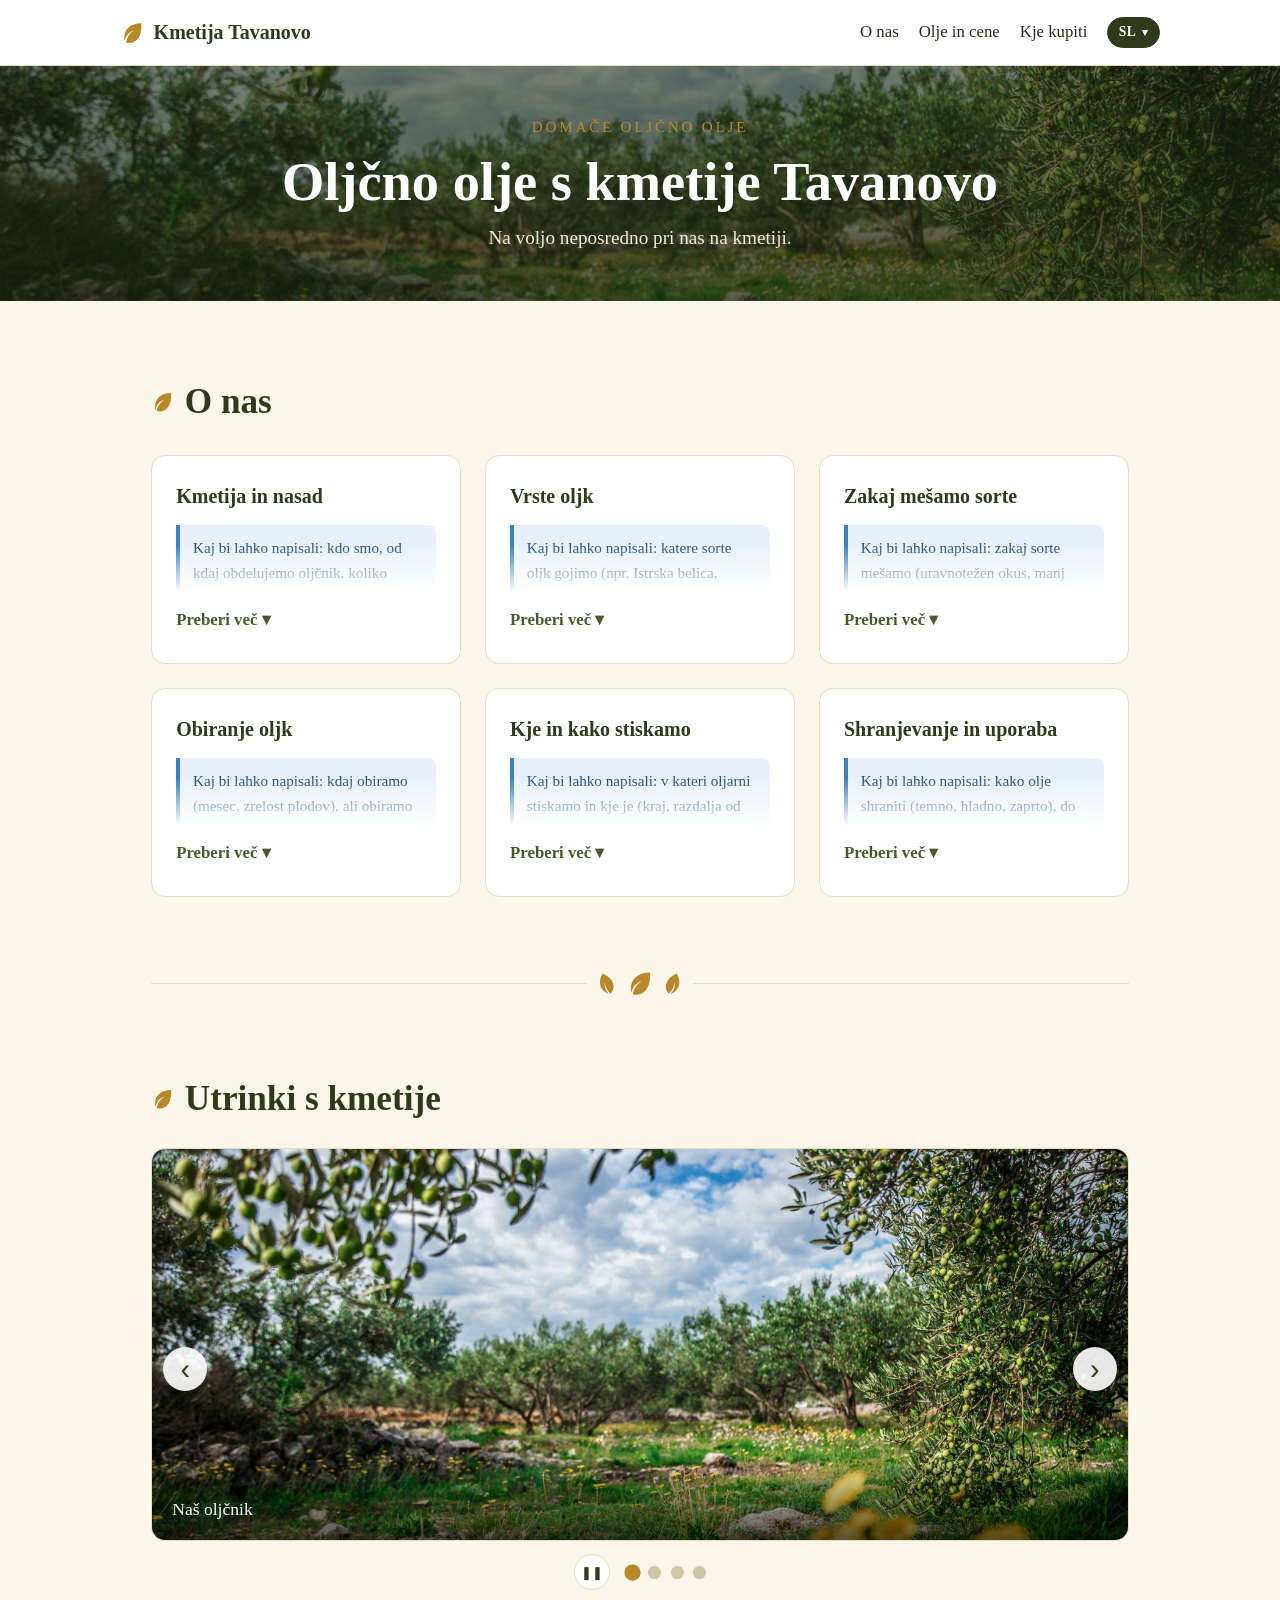
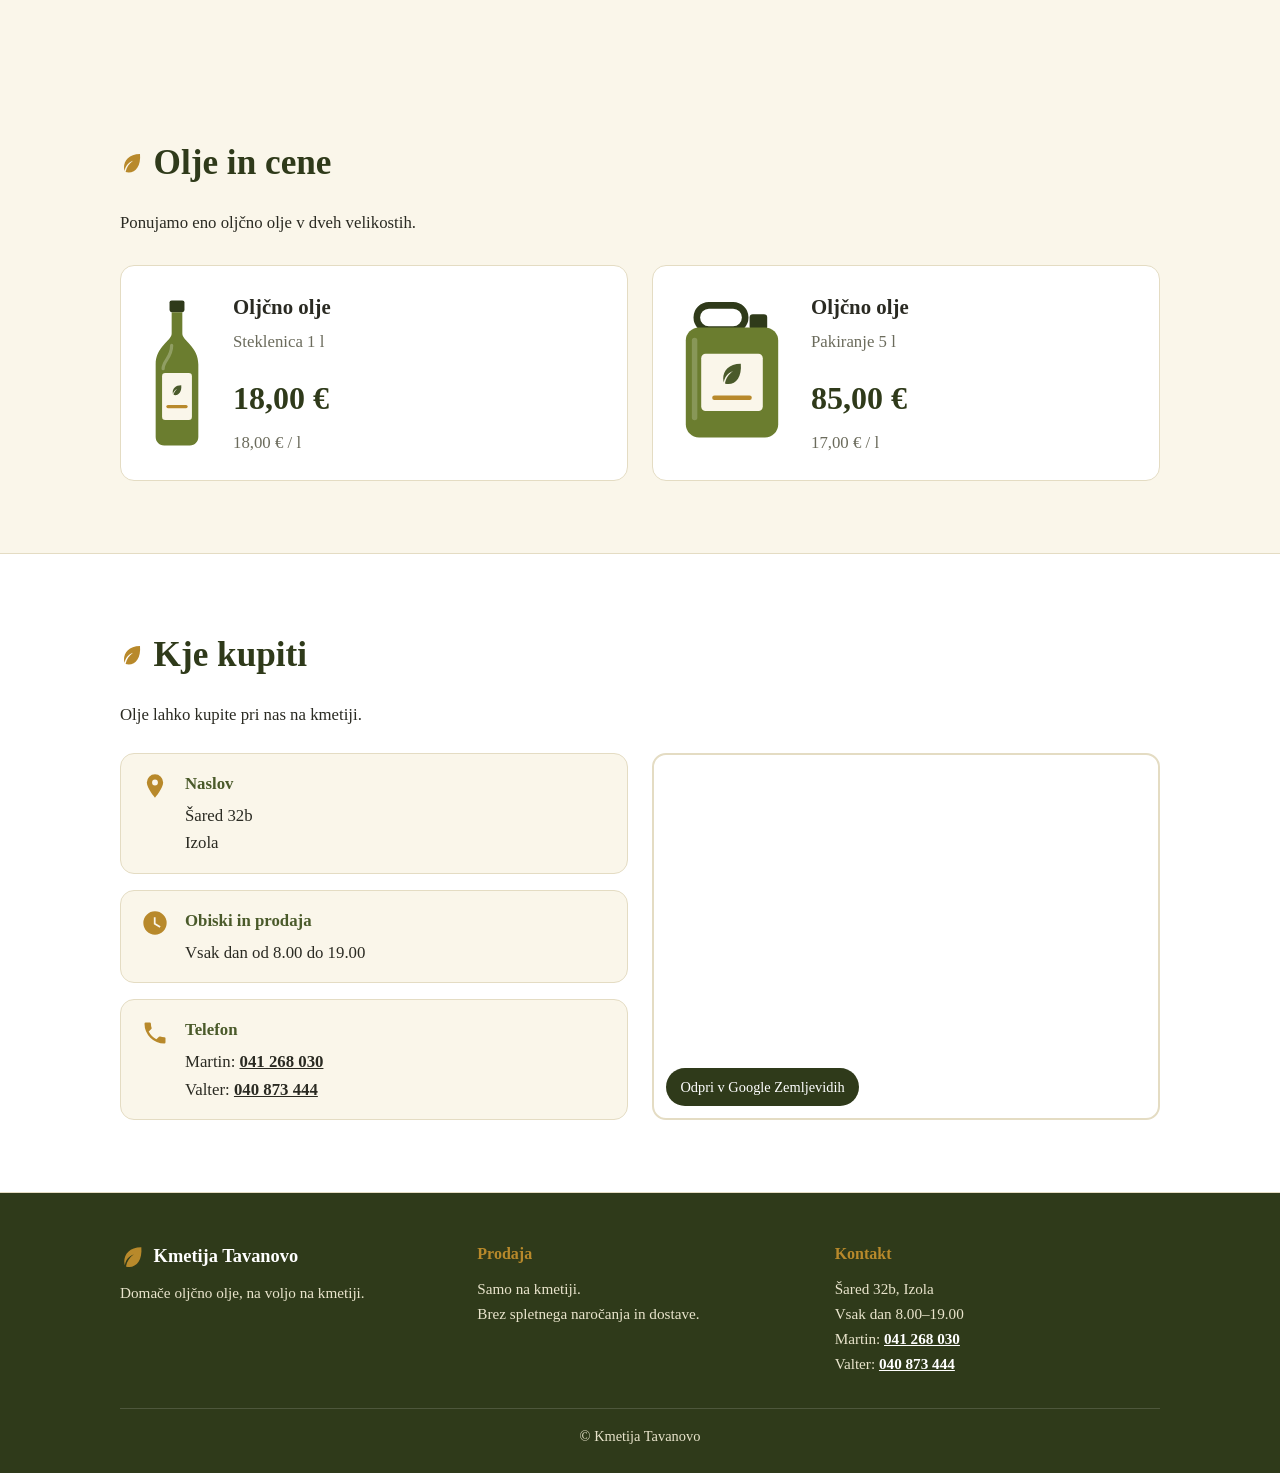
<file: sl/index.html>
<!doctype html>
<html lang="sl">
<head>
  <meta charset="utf-8">
  <meta name="viewport" content="width=device-width, initial-scale=1">
  <title>Oljčno olje – Kmetija Tavanovo</title>
  <meta name="description" content="Oljčno olje s kmetije Tavanovo. Na voljo v 1 l in 5 l pakiranjih, prodaja izključno na naši kmetiji.">
  <link rel="stylesheet" href="../css/style.css">
  <link rel="icon" href="../favicon.svg" type="image/svg+xml">
  <link rel="icon" href="../favicon-32.png" type="image/png" sizes="32x32">
  <link rel="apple-touch-icon" href="../apple-touch-icon.png">
</head>
<body>

<!-- Shared SVG symbols -->
<svg width="0" height="0" style="position:absolute" aria-hidden="true" focusable="false">
  <defs>
    <symbol id="leaf" viewBox="0 0 24 24">
      <path fill="currentColor" d="M20 3C9 3 4 9.5 4 16.5c0 1.2.2 2.4.6 3.5.5-4.2 3.2-8.3 8.4-10.3-4.2 3.2-6.4 6.5-7.4 11.3 1 .3 2 .5 3.1.5C16 21.5 21 14.5 20 3z"/>
    </symbol>
    <symbol id="bottle" viewBox="0 0 60 140">
      <rect x="23" y="2" width="14" height="11" rx="2" fill="#2f3a1a"/>
      <path fill="#6b7d2f" d="M25 13h10v20c0 7 15 12 15 29v68c0 4-3 8-8 8H18c-5 0-8-4-8-8V62c0-17 15-22 15-29z"/>
      <rect x="16" y="70" width="28" height="44" rx="3" fill="#faf6ea"/>
      <g transform="translate(24 80) scale(.5)"><path fill="#4a5a2a" d="M20 3C9 3 4 9.5 4 16.5c0 1.2.2 2.4.6 3.5.5-4.2 3.2-8.3 8.4-10.3-4.2 3.2-6.4 6.5-7.4 11.3 1 .3 2 .5 3.1.5C16 21.5 21 14.5 20 3z"/></g>
      <rect x="20" y="100" width="20" height="3" rx="1.5" fill="#b8892b"/>
      <path d="M17 66c0-8 8-10 8-22" stroke="#fff" stroke-opacity=".25" stroke-width="3" fill="none" stroke-linecap="round"/>
    </symbol>
    <symbol id="canister" viewBox="0 0 100 130">
      <rect x="18" y="4" width="44" height="22" rx="11" fill="none" stroke="#2f3a1a" stroke-width="6"/>
      <rect x="66" y="12" width="16" height="14" rx="3" fill="#2f3a1a"/>
      <rect x="8" y="24" width="84" height="100" rx="12" fill="#6b7d2f"/>
      <rect x="22" y="48" width="56" height="52" rx="4" fill="#faf6ea"/>
      <g transform="translate(38 54) scale(1)"><path fill="#4a5a2a" d="M20 3C9 3 4 9.5 4 16.5c0 1.2.2 2.4.6 3.5.5-4.2 3.2-8.3 8.4-10.3-4.2 3.2-6.4 6.5-7.4 11.3 1 .3 2 .5 3.1.5C16 21.5 21 14.5 20 3z"/></g>
      <rect x="32" y="86" width="36" height="4" rx="2" fill="#b8892b"/>
      <path d="M16 36v70" stroke="#fff" stroke-opacity=".2" stroke-width="5" stroke-linecap="round"/>
    </symbol>
    <symbol id="camera" viewBox="0 0 24 24">
      <path fill="currentColor" d="M9 2 7.17 4H4c-1.1 0-2 .9-2 2v12c0 1.1.9 2 2 2h16c1.1 0 2-.9 2-2V6c0-1.1-.9-2-2-2h-3.17L15 2H9zm3 15c-2.76 0-5-2.24-5-5s2.24-5 5-5 5 2.24 5 5-2.24 5-5 5z"/>
    </symbol>
    <symbol id="pin" viewBox="0 0 24 24">
      <path fill="currentColor" d="M12 2a7 7 0 0 0-7 7c0 5 7 13 7 13s7-8 7-13a7 7 0 0 0-7-7zm0 9.5A2.5 2.5 0 1 1 12 6.5a2.5 2.5 0 0 1 0 5z"/>
    </symbol>
    <symbol id="clock" viewBox="0 0 24 24">
      <path fill="currentColor" d="M12 2a10 10 0 1 0 0 20 10 10 0 0 0 0-20zm.5 5v5.2l4.3 2.6-.8 1.3L11 13V7h1.5z"/>
    </symbol>
    <symbol id="phone" viewBox="0 0 24 24">
      <path fill="currentColor" d="M6.6 10.8a15 15 0 0 0 6.6 6.6l2.2-2.2a1 1 0 0 1 1-.25 11 11 0 0 0 3.6.6 1 1 0 0 1 1 1V20a1 1 0 0 1-1 1A17 17 0 0 1 3 4a1 1 0 0 1 1-1h3.5a1 1 0 0 1 1 1c0 1.25.2 2.45.6 3.6a1 1 0 0 1-.25 1z"/>
    </symbol>
  </defs>
</svg>

<header class="site-header">
  <div class="wrap">
    <a class="brand" href="#top">
      <svg class="brand-mark" aria-hidden="true"><use href="#leaf"/></svg>
      <span>Kmetija Tavanovo</span>
    </a>
    <div class="header-right">
    <nav class="nav" aria-label="Glavna navigacija">
      <a href="#o-nas">O nas</a>
      <a href="#olje">Olje in cene</a>
      <a href="#kje-kupiti">Kje kupiti</a>
    </nav>
    <div class="lang">
      <button class="lang-toggle" id="lang-toggle" type="button" aria-haspopup="true" aria-expanded="false" aria-controls="lang-menu" aria-label="Jezik: Slovenščina">SL <span class="caret" aria-hidden="true">&#9662;</span></button>
      <ul class="lang-menu" id="lang-menu" hidden>
        <li><a href="./" lang="sl" hreflang="sl" aria-current="true">SL<span>Slovenščina</span></a></li>
        <li><a href="../it/" lang="it" hreflang="it">IT<span>Italiano</span></a></li>
        <li><a href="../en/" lang="en" hreflang="en">EN<span>English</span></a></li>
      </ul>
    </div>
    </div>
  </div>
</header>

<main id="top">

  <section class="hero">
    <svg class="hero-leaf hero-leaf-a" aria-hidden="true"><use href="#leaf"/></svg>
    <svg class="hero-leaf hero-leaf-b" aria-hidden="true"><use href="#leaf"/></svg>
    <svg class="hero-leaf hero-leaf-c" aria-hidden="true"><use href="#leaf"/></svg>
    <div class="wrap hero-inner">
      <p class="eyebrow">Domače oljčno olje</p>
      <h1>Oljčno olje s kmetije Tavanovo</h1>
      <p class="hero-text">Na voljo neposredno pri nas na kmetiji.</p>
    </div>
  </section>

  <section id="o-nas">
    <div class="wrap">
      <h2><svg class="h-leaf" aria-hidden="true"><use href="#leaf"/></svg>O nas</h2>

      <div class="story">
        <article>
          <h3>Kmetija in nasad</h3>
          <div class="story-body" id="story-1">
          <p class="hint">Kaj bi lahko napisali: kdo smo, od kdaj obdelujemo oljčnik, koliko dreves imamo, kje stoji nasad (lega, tla, podnebje) in zakaj je to dobro za olive.</p>
          <p>Lorem ipsum dolor sit amet, consectetur adipiscing elit. Sed do eiusmod tempor incididunt ut labore et dolore magna aliqua. Ut enim ad minim veniam, quis nostrud exercitation ullamco laboris.</p>
          </div>
          <button class="story-toggle" type="button" aria-expanded="false" aria-controls="story-1">Preberi več</button>
        </article>

        <article>
          <h3>Vrste oljk</h3>
          <div class="story-body" id="story-2">
          <p class="hint">Kaj bi lahko napisali: katere sorte oljk gojimo (npr. Istrska belica, Leccino, Buga, Pendolino, Maurino – napišite samo tiste, ki jih res imate), kakšne značilnosti ima vsaka (okus, grenkoba, pikantnost, vonj) in kaj je pri vsaki posebno.</p>
          <p>Duis aute irure dolor in reprehenderit in voluptate velit esse cillum dolore eu fugiat nulla pariatur. Excepteur sint occaecat cupidatat non proident, sunt in culpa qui officia deserunt mollit anim id est laborum.</p>
          </div>
          <button class="story-toggle" type="button" aria-expanded="false" aria-controls="story-2">Preberi več</button>
        </article>

        <article>
          <h3>Zakaj mešamo sorte</h3>
          <div class="story-body" id="story-3">
          <p class="hint">Kaj bi lahko napisali: zakaj sorte mešamo (uravnotežen okus, manj grenkobe ali več pikantnosti, enakomerna kakovost iz leta v leto), katere sorte dajo kaj in kakšno olje nastane z mešanjem. Primer: ena sorta prispeva sadnost, druga pikantnost.</p>
          <p>Ut enim ad minim veniam, quis nostrud exercitation ullamco laboris nisi ut aliquip ex ea commodo consequat. Sed ut perspiciatis unde omnis iste natus error sit voluptatem accusantium doloremque laudantium.</p>
          </div>
          <button class="story-toggle" type="button" aria-expanded="false" aria-controls="story-3">Preberi več</button>
        </article>

        <article>
          <h3>Obiranje oljk</h3>
          <div class="story-body" id="story-4">
          <p class="hint">Kaj bi lahko napisali: kdaj obiramo (mesec, zrelost plodov), ali obiramo ročno ali s stresalniki, koliko ur po obiranju oljke pridejo v stiskalnico in zakaj je hiter prevoz pomemben za kakovost.</p>
          <p>Nemo enim ipsam voluptatem quia voluptas sit aspernatur aut odit aut fugit, sed quia consequuntur magni dolores eos qui ratione voluptatem sequi nesciunt.</p>
          </div>
          <button class="story-toggle" type="button" aria-expanded="false" aria-controls="story-4">Preberi več</button>
        </article>

        <article>
          <h3>Kje in kako stiskamo</h3>
          <div class="story-body" id="story-5">
          <p class="hint">Kaj bi lahko napisali: v kateri oljarni stiskamo in kje je (kraj, razdalja od nasada), kako poteka stiskanje (pranje, mletje, gnetenje, ločevanje olja – npr. hladno stiskanje pod določeno temperaturo) in zakaj je to dobro za okus, vonj in zdravju koristne snovi.</p>
          <p>Neque porro quisquam est, qui dolorem ipsum quia dolor sit amet, consectetur, adipisci velit, sed quia non numquam eius modi tempora incidunt ut labore et dolore magnam aliquam quaerat voluptatem.</p>
          </div>
          <button class="story-toggle" type="button" aria-expanded="false" aria-controls="story-5">Preberi več</button>
        </article>

        <article>
          <h3>Shranjevanje in uporaba</h3>
          <div class="story-body" id="story-6">
          <p class="hint">Kaj bi lahko napisali: kako olje shraniti (temno, hladno, zaprto), do kdaj ga je najbolje porabiti, za kaj ga priporočamo (solate, kuhanje, namaz) in kako ga okusiti.</p>
          <p>At vero eos et accusamus et iusto odio dignissimos ducimus qui blanditiis praesentium voluptatum deleniti atque corrupti quos dolores et quas molestias excepturi sint.</p>
          </div>
          <button class="story-toggle" type="button" aria-expanded="false" aria-controls="story-6">Preberi več</button>
        </article>
      </div>
    </div>
  </section>

  <div class="divider" aria-hidden="true">
    <span></span>
    <svg class="d-leaf d-l"><use href="#leaf"/></svg>
    <svg class="d-leaf d-c"><use href="#leaf"/></svg>
    <svg class="d-leaf d-r"><use href="#leaf"/></svg>
    <span></span>
  </div>

  <section class="gallery-section">
    <div class="wrap">
      <h2><svg class="h-leaf" aria-hidden="true"><use href="#leaf"/></svg>Utrinki s kmetije</h2>
      <div class="carousel" role="region" aria-roledescription="carousel" aria-label="Utrinki s kmetije">
        <div class="car-track" tabindex="0">
          <figure class="car-slide" role="group" aria-roledescription="slide" aria-label="1 od 4">
            <img src="../images/preview/hero-grove.jpg" style="object-position: 50% 40%" alt="Oljčni nasad s travo in rumenimi cvetovi" loading="lazy">
            <figcaption>Naš oljčnik</figcaption>
          </figure>
          <figure class="car-slide" role="group" aria-roledescription="slide" aria-label="2 od 4">
            <img src="../images/preview/harvest-branches.jpg" style="object-position: 50% 35%" alt="Roke med vejami oljke z zelenimi in temnimi plodovi" loading="lazy">
            <figcaption>Ročno obiranje</figcaption>
          </figure>
          <figure class="car-slide" role="group" aria-roledescription="slide" aria-label="3 od 4">
            <img src="../images/santomas/oljarna.jpg" style="object-position: 50% 62%" alt="Kup sveže obranih oljk pred kamnitim stolpom oljarne Santomas" loading="lazy">
            <figcaption>Kakovostno hladno stiskanje</figcaption>
          </figure>
          <figure class="car-slide" role="group" aria-roledescription="slide" aria-label="4 od 4">
            <img src="../images/preview/table-board.jpg" style="object-position: 50% 45%" alt="Deska z oljčnim oljem, oljčno vejico, paradižnikom, sirom in kruhom" loading="lazy">
            <figcaption>Na vaši mizi</figcaption>
          </figure>
        </div>

        <button class="car-btn car-prev" type="button" aria-label="Prejšnja slika">&#8249;</button>
        <button class="car-btn car-next" type="button" aria-label="Naslednja slika">&#8250;</button>

        <div class="car-bar">
          <button class="car-play" type="button" aria-label="Ustavi samodejno vrtenje">&#10074;&#10074;</button>
          <div class="car-dots"></div>
        </div>
      </div>
    </div>
  </section>

  <section id="olje" class="products-section">
    <div class="wrap">
      <h2><svg class="h-leaf" aria-hidden="true"><use href="#leaf"/></svg>Olje in cene</h2>
      <p class="lead">Ponujamo eno oljčno olje v dveh velikostih.</p>

      <div class="products">
        <article class="product">
          <svg class="bottle" viewBox="0 0 60 140" role="img" aria-label="Steklenica 1 l"><use href="#bottle"/></svg>
          <div>
            <h3>Oljčno olje</h3>
            <p class="size">Steklenica 1 l</p>
            <p class="price">18,00 €</p>
            <p class="per-litre">18,00 € / l</p>
          </div>
        </article>

        <article class="product">
          <svg class="canister" viewBox="0 0 100 130" role="img" aria-label="Pakiranje 5 l"><use href="#canister"/></svg>
          <div>
            <h3>Oljčno olje</h3>
            <p class="size">Pakiranje 5 l</p>
            <p class="price">85,00 €</p>
            <p class="per-litre">17,00 € / l</p>
          </div>
        </article>
      </div>

    </div>
  </section>

  <section id="kje-kupiti" class="where">
    <div class="wrap">
      <h2><svg class="h-leaf" aria-hidden="true"><use href="#leaf"/></svg>Kje kupiti</h2>
      <p class="lead">Olje lahko kupite pri nas na kmetiji.</p>

      <div class="where-grid">
        <ul class="contact-cards">
          <li>
            <svg class="icon" aria-hidden="true"><use href="#pin"/></svg>
            <div>
              <h3>Naslov</h3>
              <p>Šared 32b<br>Izola</p>
            </div>
          </li>
          <li>
            <svg class="icon" aria-hidden="true"><use href="#clock"/></svg>
            <div>
              <h3>Obiski in prodaja</h3>
              <p>Vsak dan od 8.00 do 19.00</p>
            </div>
          </li>
          <li>
            <svg class="icon" aria-hidden="true"><use href="#phone"/></svg>
            <div>
              <h3>Telefon</h3>
              <p>Martin: <a href="tel:+38641268030">041 268 030</a><br>Valter: <a href="tel:+38640873444">040 873 444</a></p>
            </div>
          </li>
        </ul>

        <div class="map">
          <iframe
            title="Zemljevid: Šared 32b, Izola"
            src="https://maps.google.com/maps?q=%C5%A0ared%2032b%2C%20Izola&amp;output=embed"
            loading="lazy"
            referrerpolicy="no-referrer-when-downgrade"></iframe>
          <a class="map-link" href="https://www.google.com/maps/search/?api=1&amp;query=%C5%A0ared%2032b%2C%20Izola" target="_blank" rel="noopener">Odpri v Google Zemljevidih</a>
        </div>
      </div>
    </div>
  </section>

</main>

<footer class="site-footer">
  <div class="wrap">
    <div class="footer-grid">
      <div>
        <p class="footer-brand"><svg class="brand-mark" aria-hidden="true"><use href="#leaf"/></svg>Kmetija Tavanovo</p>
        <p>Domače oljčno olje, na voljo na kmetiji.</p>
      </div>
      <div>
        <h3>Prodaja</h3>
        <p>Samo na kmetiji.<br>Brez spletnega naročanja in dostave.</p>
      </div>
      <div>
        <h3>Kontakt</h3>
        <p>Šared 32b, Izola<br>Vsak dan 8.00–19.00<br>Martin: <a href="tel:+38641268030">041 268 030</a><br>Valter: <a href="tel:+38640873444">040 873 444</a></p>
      </div>
    </div>
    <p class="copyright">&copy; Kmetija Tavanovo</p>
  </div>
</footer>


<script>window.I18N = {expand:'Preberi več', collapse:'Skrij', slide:'Slika', play:'Nadaljuj samodejno vrtenje', pause:'Ustavi samodejno vrtenje', enlarge:'Povečaj sliko'};</script>
<script>
(function () {
  var toggle = document.getElementById('lang-toggle');
  var menu = document.getElementById('lang-menu');
  if (!toggle || !menu) return;

  function set(open) {
    menu.hidden = !open;
    toggle.setAttribute('aria-expanded', open ? 'true' : 'false');
  }

  toggle.addEventListener('click', function (e) {
    e.stopPropagation();
    set(menu.hidden);
  });
  document.addEventListener('click', function (e) {
    if (!menu.hidden && !menu.contains(e.target)) set(false);
  });
  document.addEventListener('keydown', function (e) {
    if (e.key === 'Escape' && !menu.hidden) { set(false); toggle.focus(); }
  });
})();
</script>
<script>
(function () {
  var cards = document.querySelectorAll('.story article');
  cards.forEach(function (card) {
    var body = card.querySelector('.story-body');
    var btn = card.querySelector('.story-toggle');
    if (!body || !btn) return;

    function set(open) {
      card.classList.toggle('open', open);
      btn.setAttribute('aria-expanded', open ? 'true' : 'false');
      btn.textContent = open ? I18N.collapse : I18N.expand;
      body.style.maxHeight = open ? body.scrollHeight + 'px' : '';
    }
    function toggle() { set(!card.classList.contains('open')); }

    btn.addEventListener('click', function (e) { e.stopPropagation(); toggle(); });
    card.addEventListener('click', function (e) {
      if (e.target.closest('a, button')) return;
      toggle();
    });
  });
  window.addEventListener('resize', function () {
    document.querySelectorAll('.story article.open .story-body').forEach(function (b) {
      b.style.maxHeight = b.scrollHeight + 'px';
    });
  });
})();
</script>

<script>
(function () {
  var root = document.querySelector('.carousel');
  if (!root) return;

  var track = root.querySelector('.car-track');
  var slides = Array.prototype.slice.call(track.children);
  var dotsBox = root.querySelector('.car-dots');
  var playBtn = root.querySelector('.car-play');
  var n = slides.length;
  var idx = 0;
  var timer = null;
  var userPaused = false;
  var hovering = false;
  var reduce = window.matchMedia('(prefers-reduced-motion: reduce)').matches;
  var INTERVAL = 5000;
  playBtn.dataset.paused = 'false';

  var dots = slides.map(function (_, i) {
    var b = document.createElement('button');
    b.type = 'button';
    b.setAttribute('aria-label', I18N.slide + ' ' + (i + 1));
    b.addEventListener('click', function () { go(i); });
    dotsBox.appendChild(b);
    return b;
  });

  function render() {
    dots.forEach(function (d, i) {
      if (i === idx) d.setAttribute('aria-current', 'true');
      else d.removeAttribute('aria-current');
    });
  }

  function go(i) {
    idx = (i + n) % n;
    track.scrollTo({ left: idx * track.clientWidth, behavior: reduce ? 'auto' : 'smooth' });
    render();
  }

  function stop() { if (timer) { clearInterval(timer); timer = null; } }
  function start() {
    stop();
    if (reduce || userPaused || hovering || n < 2) return;
    timer = setInterval(function () { go(idx + 1); }, INTERVAL);
  }

  var scrollWait;
  track.addEventListener('scroll', function () {
    clearTimeout(scrollWait);
    scrollWait = setTimeout(function () {
      idx = Math.round(track.scrollLeft / track.clientWidth);
      render();
    }, 80);
  });

  root.querySelector('.car-prev').addEventListener('click', function () { go(idx - 1); start(); });
  root.querySelector('.car-next').addEventListener('click', function () { go(idx + 1); start(); });

  playBtn.addEventListener('click', function () {
    userPaused = !userPaused;
    playBtn.dataset.paused = userPaused ? 'true' : 'false';
    playBtn.innerHTML = userPaused ? '&#9654;' : '&#10074;&#10074;';
    playBtn.setAttribute('aria-label', userPaused ? I18N.play : I18N.pause);
    start();
  });

  root.addEventListener('mouseenter', function () { hovering = true; stop(); });
  root.addEventListener('mouseleave', function () { hovering = false; start(); });
  root.addEventListener('focusin', function () { hovering = true; stop(); });
  root.addEventListener('focusout', function () { hovering = false; start(); });
  track.addEventListener('keydown', function (e) {
    if (e.key === 'ArrowRight') { go(idx + 1); e.preventDefault(); }
    if (e.key === 'ArrowLeft') { go(idx - 1); e.preventDefault(); }
  });
  window.addEventListener('resize', function () { track.scrollTo({ left: idx * track.clientWidth, behavior: 'auto' }); });

  if (reduce) {
    userPaused = true;
    playBtn.dataset.paused = 'true';
    playBtn.hidden = true;
  }

  render();
  start();
})();
</script>

<div class="lightbox" id="lightbox" role="dialog" aria-modal="true" aria-label="Povečana slika" hidden>
  <button class="lb-btn lb-close" type="button" aria-label="Zapri">&times;</button>
  <button class="lb-btn lb-prev" type="button" aria-label="Prejšnja slika">&#8249;</button>
  <img alt="">
  <p class="lightbox-caption"></p>
  <button class="lb-btn lb-next" type="button" aria-label="Naslednja slika">&#8250;</button>
</div>

<script>
(function () {
  var box = document.getElementById('lightbox');
  var root = document.querySelector('.carousel');
  if (!box || !root) return;

  var big = box.querySelector('img');
  var cap = box.querySelector('.lightbox-caption');
  var closeBtn = box.querySelector('.lb-close');
  var imgs = Array.prototype.slice.call(root.querySelectorAll('.car-slide img'));
  var playBtn = root.querySelector('.car-play');
  var current = 0;
  var opener = null;
  var wasPlaying = false;

  function show(i) {
    current = (i + imgs.length) % imgs.length;
    var el = imgs[current];
    big.src = el.currentSrc || el.src;
    big.alt = el.alt;
    var c = el.parentNode.querySelector('figcaption');
    cap.textContent = c ? c.textContent : '';
  }

  function open(i, from) {
    opener = from;
    wasPlaying = playBtn && !playBtn.hidden && playBtn.dataset.paused !== 'true';
    if (wasPlaying) playBtn.click();
    show(i);
    box.hidden = false;
    box.classList.add('open');
    document.body.classList.add('lb-open');
    closeBtn.focus();
  }

  function close() {
    box.classList.remove('open');
    box.hidden = true;
    document.body.classList.remove('lb-open');
    big.removeAttribute('src');
    if (wasPlaying && playBtn) playBtn.click();
    if (opener) opener.focus();
  }

  imgs.forEach(function (img, i) {
    img.tabIndex = 0;
    img.setAttribute('role', 'button');
    img.setAttribute('aria-label', I18N.enlarge + ': ' + img.alt);
    img.addEventListener('click', function () { open(i, img); });
    img.addEventListener('keydown', function (e) {
      if (e.key === 'Enter' || e.key === ' ') { e.preventDefault(); open(i, img); }
    });
  });

  closeBtn.addEventListener('click', close);
  box.querySelector('.lb-prev').addEventListener('click', function () { show(current - 1); });
  box.querySelector('.lb-next').addEventListener('click', function () { show(current + 1); });
  big.addEventListener('click', close);
  box.addEventListener('click', function (e) { if (e.target === box) close(); });
  document.addEventListener('keydown', function (e) {
    if (!box.classList.contains('open')) return;
    if (e.key === 'Escape') close();
    if (e.key === 'ArrowRight') show(current + 1);
    if (e.key === 'ArrowLeft') show(current - 1);
  });
})();
</script>

</body>
</html>
</file>
<file: css/style.css>
:root {
  --olive: #4a5a2a;
  --olive-dark: #2f3a1a;
  --gold: #b8892b;
  --cream: #faf6ea;
  --paper: #ffffff;
  --text: #2a2a22;
  --muted: #6b6b5c;
  --line: #e4dcc3;
  --radius: 14px;
}

* { box-sizing: border-box; }

html { scroll-behavior: smooth; }

body {
  margin: 0;
  font-family: Georgia, "Times New Roman", serif;
  color: var(--text);
  background: var(--cream);
  line-height: 1.65;
  font-size: 1.05rem;
}

img { max-width: 100%; height: auto; }

a { color: var(--olive); }

.wrap {
  width: min(1040px, 100% - 2rem);
  margin-inline: auto;
}

/* Header */
.site-header {
  background: var(--paper);
  border-bottom: 1px solid var(--line);
  position: sticky;
  top: 0;
  z-index: 10;
}
.site-header .wrap {
  display: flex;
  align-items: center;
  justify-content: space-between;
  gap: 1rem;
  padding-block: .75rem;
  flex-wrap: wrap;
}
.brand {
  display: inline-flex;
  align-items: center;
  gap: .5rem;
  font-size: 1.25rem;
  font-weight: bold;
  color: var(--olive-dark);
  text-decoration: none;
}
.brand-mark {
  width: 1.6rem;
  height: 1.6rem;
  color: var(--gold);
  flex: none;
}
.nav { display: flex; gap: 1.25rem; flex-wrap: wrap; }
.nav a {
  text-decoration: none;
  color: var(--text);
  padding: .35rem 0;
  border-bottom: 2px solid transparent;
}
.nav a:hover, .nav a:focus-visible { border-color: var(--gold); }

a:focus-visible { outline: 3px solid var(--gold); outline-offset: 3px; }

/* Hero */
.hero {
  position: relative;
  overflow: hidden;
  background: linear-gradient(160deg, var(--olive-dark), var(--olive));
  color: #fff;
  padding: clamp(3rem, 10vw, 7rem) 0;
  text-align: center;
}
.hero-inner { position: relative; z-index: 1; }
.hero-leaf {
  position: absolute;
  color: #fff;
  opacity: .07;
  pointer-events: none;
}
.hero-leaf-a { width: 22rem; height: 22rem; left: -4rem; top: -5rem; transform: rotate(-20deg); }
.hero-leaf-b { width: 16rem; height: 16rem; right: -3rem; bottom: -4rem; transform: rotate(150deg); }
.hero-leaf-c { width: 9rem; height: 9rem; right: 18%; top: 1rem; transform: rotate(40deg); }
.hero .eyebrow {
  font-size: .95rem;
  letter-spacing: .18em;
  text-transform: uppercase;
  color: var(--gold);
  margin: 0 auto .75rem;
}
.hero h1 {
  font-size: clamp(2rem, 6vw, 3.4rem);
  line-height: 1.15;
  margin: 0 0 1rem;
}
.hero p {
  font-size: 1.2rem;
  max-width: 36rem;
  margin: 0 auto 1.75rem;
  color: #f1ecd6;
}
.btn {
  display: inline-block;
  background: var(--gold);
  color: #fff;
  padding: .8rem 1.6rem;
  border-radius: 999px;
  text-decoration: none;
  font-weight: bold;
}
.btn:hover { background: #9c7220; }

/* Sections */
section { padding: clamp(2.5rem, 7vw, 4.5rem) 0; }
section h2 {
  font-size: clamp(1.6rem, 4vw, 2.2rem);
  color: var(--olive-dark);
  margin: 0 0 1rem;
}
.lead { max-width: 42rem; }

/* About / story */
.story {
  display: grid;
  grid-template-columns: repeat(auto-fit, minmax(280px, 1fr));
  gap: 1.5rem;
  margin-top: 1.5rem;
}
.story article {
  background: var(--paper);
  border: 1px solid var(--line);
  border-radius: var(--radius);
  padding: 1.5rem;
}
.story h3 { margin: 0 0 .75rem; font-size: 1.25rem; color: var(--olive-dark); }
.story p { margin: 0 0 .75rem; }
.hint {
  background: #e8f1fb;
  color: #1c4a7a;
  border-left: 4px solid #3b82c4;
  padding: .6rem .8rem;
  border-radius: 0 8px 8px 0;
  font-size: .95rem;
}

/* Products */
.products {
  display: grid;
  grid-template-columns: repeat(auto-fit, minmax(240px, 1fr));
  gap: 1.5rem;
  margin-top: 1.75rem;
}
.product {
  display: flex;
  align-items: center;
  gap: 1.5rem;
  background: var(--paper);
  border: 1px solid var(--line);
  border-radius: var(--radius);
  padding: 1.5rem;
}
.product .bottle { width: 64px; height: 150px; flex: none; }
.product .canister { width: 110px; height: 143px; flex: none; }
.product h3 { margin: 0 0 .25rem; font-size: 1.3rem; }
.product .size { color: var(--muted); margin: 0 0 1rem; }
.price {
  font-size: 2rem;
  font-weight: bold;
  color: var(--olive-dark);
  margin: 0;
}
.per-litre { color: var(--muted); margin: .25rem 0 0; }

.notice {
  margin-top: 1.75rem;
  padding: 1rem 1.25rem;
  border-left: 4px solid var(--gold);
  background: #fff8e1;
  border-radius: 0 var(--radius) var(--radius) 0;
}

/* Where to buy */
.where { background: var(--paper); border-block: 1px solid var(--line); }
.info {
  display: grid;
  grid-template-columns: repeat(auto-fit, minmax(220px, 1fr));
  gap: 1.5rem;
  margin-top: 1.5rem;
}
.info h3 { margin: 0 0 .25rem; font-size: 1.05rem; color: var(--olive); }
.info p { margin: 0; }

.todo {
  background: #fdecea;
  color: #8a1c14;
  padding: 0 .35rem;
  border-radius: 4px;
}

/* Footer */
.site-footer {
  padding: 2rem 0;
  text-align: center;
  color: var(--muted);
  font-size: .95rem;
}

@media (prefers-reduced-motion: reduce) {
  html { scroll-behavior: auto; }
}

/* Headings with leaf */
section h2 { display: flex; align-items: center; gap: .6rem; }
.h-leaf { width: 1.5rem; height: 1.5rem; color: var(--gold); flex: none; }

/* Divider */
.divider {
  display: flex;
  align-items: center;
  gap: .5rem;
  width: min(1040px, 100% - 2rem);
  margin: 0 auto;
  color: var(--gold);
}
.divider span { flex: 1; height: 1px; background: var(--line); }
.d-leaf { width: 1.4rem; height: 1.4rem; }
.d-l { transform: rotate(-60deg); }
.d-c { transform: rotate(0deg); width: 1.8rem; height: 1.8rem; }
.d-r { transform: rotate(60deg) scaleX(-1); }

/* Gallery */
.gallery {
  display: grid;
  grid-template-columns: repeat(auto-fit, minmax(240px, 1fr));
  gap: 1.25rem;
  margin-top: 1.25rem;
}
.photo {
  margin: 0;
  aspect-ratio: 4 / 3;
  display: flex;
  flex-direction: column;
  align-items: center;
  justify-content: center;
  gap: .75rem;
  padding: 1rem;
  text-align: center;
  color: var(--olive);
  background: repeating-linear-gradient(45deg, #efe8cf, #efe8cf 12px, #f6f0dc 12px, #f6f0dc 24px);
  border: 2px dashed var(--line);
  border-radius: var(--radius);
}
.photo svg { width: 2.5rem; height: 2.5rem; opacity: .6; }
.photo figcaption { font-size: .95rem; }

/* Where to buy */
.where-grid {
  display: grid;
  grid-template-columns: repeat(auto-fit, minmax(280px, 1fr));
  gap: 1.5rem;
  margin-top: 1.5rem;
  align-items: stretch;
}
.contact-cards { list-style: none; margin: 0; padding: 0; display: grid; gap: 1rem; }
.contact-cards li {
  display: flex;
  gap: 1rem;
  align-items: flex-start;
  background: var(--cream);
  border: 1px solid var(--line);
  border-radius: var(--radius);
  padding: 1rem 1.25rem;
}
.contact-cards h3 { margin: 0 0 .25rem; font-size: 1.05rem; color: var(--olive); }
.contact-cards p { margin: 0; }
.icon { width: 1.75rem; height: 1.75rem; color: var(--gold); flex: none; margin-top: .15rem; }
.icon-lg { width: 3rem; height: 3rem; margin: 0; }
.map {
  min-height: 240px;
  display: flex;
  flex-direction: column;
  align-items: center;
  justify-content: center;
  gap: .75rem;
  padding: 1.5rem;
  text-align: center;
  background: repeating-linear-gradient(45deg, #efe8cf, #efe8cf 12px, #f6f0dc 12px, #f6f0dc 24px);
  border: 2px dashed var(--line);
  border-radius: var(--radius);
}
.map p { margin: 0; }

/* Footer */
.site-footer {
  background: var(--olive-dark);
  color: #e9e4cc;
  text-align: left;
  padding: 3rem 0 1.5rem;
}
.footer-grid {
  display: grid;
  grid-template-columns: repeat(auto-fit, minmax(220px, 1fr));
  gap: 2rem;
}
.site-footer h3 { margin: 0 0 .5rem; font-size: 1rem; color: var(--gold); }
.site-footer p { margin: 0; }
.footer-brand {
  display: flex;
  align-items: center;
  gap: .5rem;
  font-weight: bold;
  font-size: 1.15rem;
  color: #fff;
  margin-bottom: .5rem !important;
}
.soon { opacity: .75; }
.copyright {
  margin-top: 2rem !important;
  padding-top: 1rem;
  border-top: 1px solid rgba(255,255,255,.15);
  font-size: .9rem;
  text-align: center;
}

@media (max-width: 480px) {
  .product { flex-direction: column; text-align: center; }
}

/* Live map */
.map {
  padding: 0;
  display: block;
  position: relative;
  overflow: hidden;
  border-style: solid;
  background: var(--paper);
}
.map iframe { width: 100%; height: 100%; min-height: 300px; border: 0; display: block; }
.map-link {
  position: absolute;
  left: .75rem;
  bottom: .75rem;
  background: var(--olive-dark);
  color: #fff;
  padding: .45rem .9rem;
  border-radius: 999px;
  text-decoration: none;
  font-size: .9rem;
}
.contact-cards a, .site-footer a { color: inherit; font-weight: bold; }

/* Photo preview */
.hero {
  background:
    linear-gradient(rgba(30,40,15,.55), rgba(30,40,15,.72)),
    url("../images/preview/hero-grove.jpg") center / cover no-repeat,
    linear-gradient(160deg, var(--olive-dark), var(--olive));
}
.hero-leaf { display: none; }
.photo.has-img { padding: 0; overflow: hidden; position: relative; border-style: solid; background: #000; }
.photo.has-img img { width: 100%; height: 100%; object-fit: cover; display: block; }
.photo.has-img figcaption {
  position: absolute;
  left: 0; right: 0; bottom: 0;
  padding: .6rem .9rem;
  color: #fff;
  background: linear-gradient(transparent, rgba(0,0,0,.65));
  text-align: left;
}

/* Carousel */
.carousel { position: relative; margin-top: 1.25rem; }
.car-track {
  display: flex;
  overflow-x: auto;
  scroll-snap-type: x mandatory;
  scrollbar-width: none;
  border-radius: var(--radius);
  border: 1px solid var(--line);
  background: #000;
}
.car-track::-webkit-scrollbar { display: none; }
.car-track:focus-visible { outline: 3px solid var(--gold); outline-offset: 3px; }
.car-slide {
  position: relative;
  flex: 0 0 100%;
  margin: 0;
  scroll-snap-align: start;
  aspect-ratio: 4 / 3;
  overflow: hidden;
}
@media (min-width: 700px) { .car-slide { aspect-ratio: 2 / 1; } }
.car-slide img { width: 100%; height: 100%; object-fit: cover; display: block; }
.car-slide figcaption {
  position: absolute;
  left: 0; right: 0; bottom: 0;
  padding: 2.5rem 1.25rem 1rem;
  color: #fff;
  font-size: 1.1rem;
  background: linear-gradient(transparent, rgba(0,0,0,.65));
}
.car-empty {
  display: flex;
  flex-direction: column;
  align-items: center;
  justify-content: center;
  gap: .75rem;
  color: var(--olive);
  background: repeating-linear-gradient(45deg, #efe8cf, #efe8cf 12px, #f6f0dc 12px, #f6f0dc 24px);
}
.car-empty svg { width: 2.5rem; height: 2.5rem; opacity: .6; }
.car-empty figcaption { position: static; padding: 0; background: none; color: inherit; font-size: 1rem; }

.car-btn {
  position: absolute;
  top: 50%;
  transform: translateY(-50%);
  width: 2.75rem;
  height: 2.75rem;
  border: 0;
  border-radius: 50%;
  background: rgba(255,255,255,.9);
  color: var(--olive-dark);
  font-size: 1.8rem;
  line-height: 1;
  cursor: pointer;
}
.car-btn:hover { background: #fff; }
.car-prev { left: .75rem; }
.car-next { right: .75rem; }
.car-btn:focus-visible, .car-play:focus-visible, .car-dots button:focus-visible {
  outline: 3px solid var(--gold);
  outline-offset: 2px;
}

.car-bar {
  display: flex;
  align-items: center;
  justify-content: center;
  gap: 1rem;
  margin-top: .85rem;
}
.car-play {
  width: 2.25rem;
  height: 2.25rem;
  border: 1px solid var(--line);
  border-radius: 50%;
  background: var(--paper);
  color: var(--olive-dark);
  font-size: .8rem;
  cursor: pointer;
}
.car-dots { display: flex; gap: .6rem; }
.car-dots button {
  width: .8rem;
  height: .8rem;
  padding: 0;
  border: 0;
  border-radius: 50%;
  background: #cfc6a6;
  cursor: pointer;
}
.car-dots button[aria-current="true"] { background: var(--gold); transform: scale(1.25); }

/* Compact hero */
.hero { padding: clamp(1.75rem, 4.5vw, 3rem) 0; }
.hero h1 { margin-bottom: .5rem; }
.hero .hero-text { margin-bottom: 0; }

/* "O nas": one card per row */
.story { grid-template-columns: 1fr; }
.story article { max-width: 100%; }
.story p { max-width: 70ch; }

/* "O nas": two cards per row, wide layout with ~2 cm side margin */
#o-nas .wrap {
  width: auto;
  max-width: none;
  margin-inline: clamp(1rem, 6vw, 2cm);
}
.story { grid-template-columns: 1fr; }
.story p { max-width: none; }
@media (min-width: 700px) {
  .story { grid-template-columns: repeat(2, 1fr); }
}

/* Expandable story cards */
.story { align-items: start; }
.story article { cursor: pointer; }
.story-body {
  position: relative;
  max-height: 4.2rem;
  overflow: hidden;
  transition: max-height .35s ease;
  -webkit-mask-image: linear-gradient(#000 30%, transparent 100%);
          mask-image: linear-gradient(#000 30%, transparent 100%);
}
.story article.open .story-body {
  -webkit-mask-image: none;
          mask-image: none;
}
.story-toggle {
  margin-top: .5rem;
  padding: .35rem 0;
  border: 0;
  background: none;
  color: var(--olive);
  font: inherit;
  font-weight: bold;
  cursor: pointer;
}
.story-toggle::after { content: " \25BE"; }
.story article.open .story-toggle::after { content: " \25B4"; }
.story-toggle:focus-visible { outline: 3px solid var(--gold); outline-offset: 2px; }
@media (prefers-reduced-motion: reduce) { .story-body { transition: none; } }

/* "O nas": three cards per row on wide screens */
@media (min-width: 700px) {
  .story { grid-template-columns: repeat(2, 1fr); }
}
@media (min-width: 1000px) {
  .story { grid-template-columns: repeat(3, 1fr); }
}

/* Align "Utrinki s kmetije" (and divider) with the "O nas" cards */
.gallery-section .wrap {
  width: auto;
  max-width: none;
  margin-inline: clamp(1rem, 6vw, 2cm);
}
.divider {
  width: auto;
  margin-inline: clamp(1rem, 6vw, 2cm);
}

/* Shorter carousel + lightbox */
.car-slide { aspect-ratio: 16 / 10; }
@media (min-width: 700px) { .car-slide { aspect-ratio: 5 / 2; } }
.car-slide img { cursor: zoom-in; }
.car-slide img:focus-visible { outline: 3px solid var(--gold); outline-offset: -3px; }

.lightbox {
  position: fixed;
  inset: 0;
  z-index: 100;
  display: none;
  flex-direction: column;
  align-items: center;
  justify-content: center;
  gap: .75rem;
  padding: 1rem;
  background: rgba(10, 12, 6, .97);
}
.lightbox.open { display: flex; }
.lightbox img {
  max-width: min(96vw, 1400px);
  max-height: 80vh;
  object-fit: contain;
  border-radius: 8px;
  cursor: zoom-out;
}
.lightbox-caption { margin: 0; color: #fff; font-size: 1.05rem; text-align: center; }
.lb-btn {
  position: absolute;
  width: 3rem;
  height: 3rem;
  border: 0;
  border-radius: 50%;
  background: rgba(255,255,255,.92);
  color: var(--olive-dark);
  font-size: 1.8rem;
  line-height: 1;
  cursor: pointer;
}
.lb-btn:focus-visible { outline: 3px solid var(--gold); outline-offset: 2px; }
.lb-close { top: 1rem; right: 1rem; }
.lb-prev { left: 1rem; top: 50%; transform: translateY(-50%); }
.lb-next { right: 1rem; top: 50%; transform: translateY(-50%); }
body.lb-open { overflow: hidden; }

/* Wider side margin (about 4 cm on large screens) for "O nas" and "Utrinki" */
:root { --side-gap: 1rem; }
@media (min-width: 700px) { :root { --side-gap: clamp(2rem, 12vw, 4cm); } }

#o-nas .wrap,
.gallery-section .wrap,
.divider {
  margin-inline: var(--side-gap);
}

/* Narrower cards: three columns only when there is enough room */
@media (min-width: 1000px) and (max-width: 1099px) {
  .story { grid-template-columns: repeat(2, 1fr); }
}

/* Header: nav + language switcher */
.header-right { display: flex; align-items: center; gap: 1.25rem; flex-wrap: wrap; }
.lang { display: flex; gap: .25rem; }
.lang a {
  padding: .2rem .55rem;
  border: 1px solid var(--line);
  border-radius: 999px;
  font-size: .85rem;
  font-weight: bold;
  letter-spacing: .04em;
  text-decoration: none;
  color: var(--olive-dark);
}
.lang a:hover { border-color: var(--gold); }
.lang a[aria-current="true"] {
  background: var(--olive-dark);
  border-color: var(--olive-dark);
  color: #fff;
}
.site-footer a { color: #fff; }

/* Language dropdown: same pill look as before */
.lang { position: relative; }
.lang-toggle {
  display: inline-flex;
  align-items: center;
  gap: .35rem;
  padding: .2rem .65rem;
  border: 1px solid var(--olive-dark);
  border-radius: 999px;
  background: var(--olive-dark);
  color: #fff;
  font: inherit;
  font-size: .85rem;
  font-weight: bold;
  letter-spacing: .04em;
  cursor: pointer;
}
.lang-toggle:hover { background: var(--olive); border-color: var(--olive); }
.lang-toggle:focus-visible, .lang-menu a:focus-visible { outline: 3px solid var(--gold); outline-offset: 2px; }
.lang-toggle .caret { font-size: .7rem; }
.lang-menu {
  position: absolute;
  right: 0;
  top: calc(100% + .4rem);
  z-index: 30;
  display: grid;
  gap: .3rem;
  min-width: 9.5rem;
  margin: 0;
  padding: .4rem;
  list-style: none;
  background: var(--paper);
  border: 1px solid var(--line);
  border-radius: 14px;
  box-shadow: 0 8px 24px rgba(0,0,0,.14);
}
.lang-menu[hidden] { display: none; }
.lang-menu a {
  display: flex;
  align-items: baseline;
  gap: .6rem;
  padding: .3rem .7rem;
  border: 1px solid var(--line);
  border-radius: 999px;
  font-size: .85rem;
  font-weight: bold;
  letter-spacing: .04em;
  text-decoration: none;
  color: var(--olive-dark);
}
.lang-menu a span { font-weight: normal; letter-spacing: 0; color: var(--muted); }
.lang-menu a:hover { border-color: var(--gold); }
.lang-menu a[aria-current="true"] {
  background: var(--olive-dark);
  border-color: var(--olive-dark);
  color: #fff;
}
.lang-menu a[aria-current="true"] span { color: #e9e4cc; }
@media (max-width: 699px) {
  .lang-menu { left: 0; right: auto; }
}
</file>
